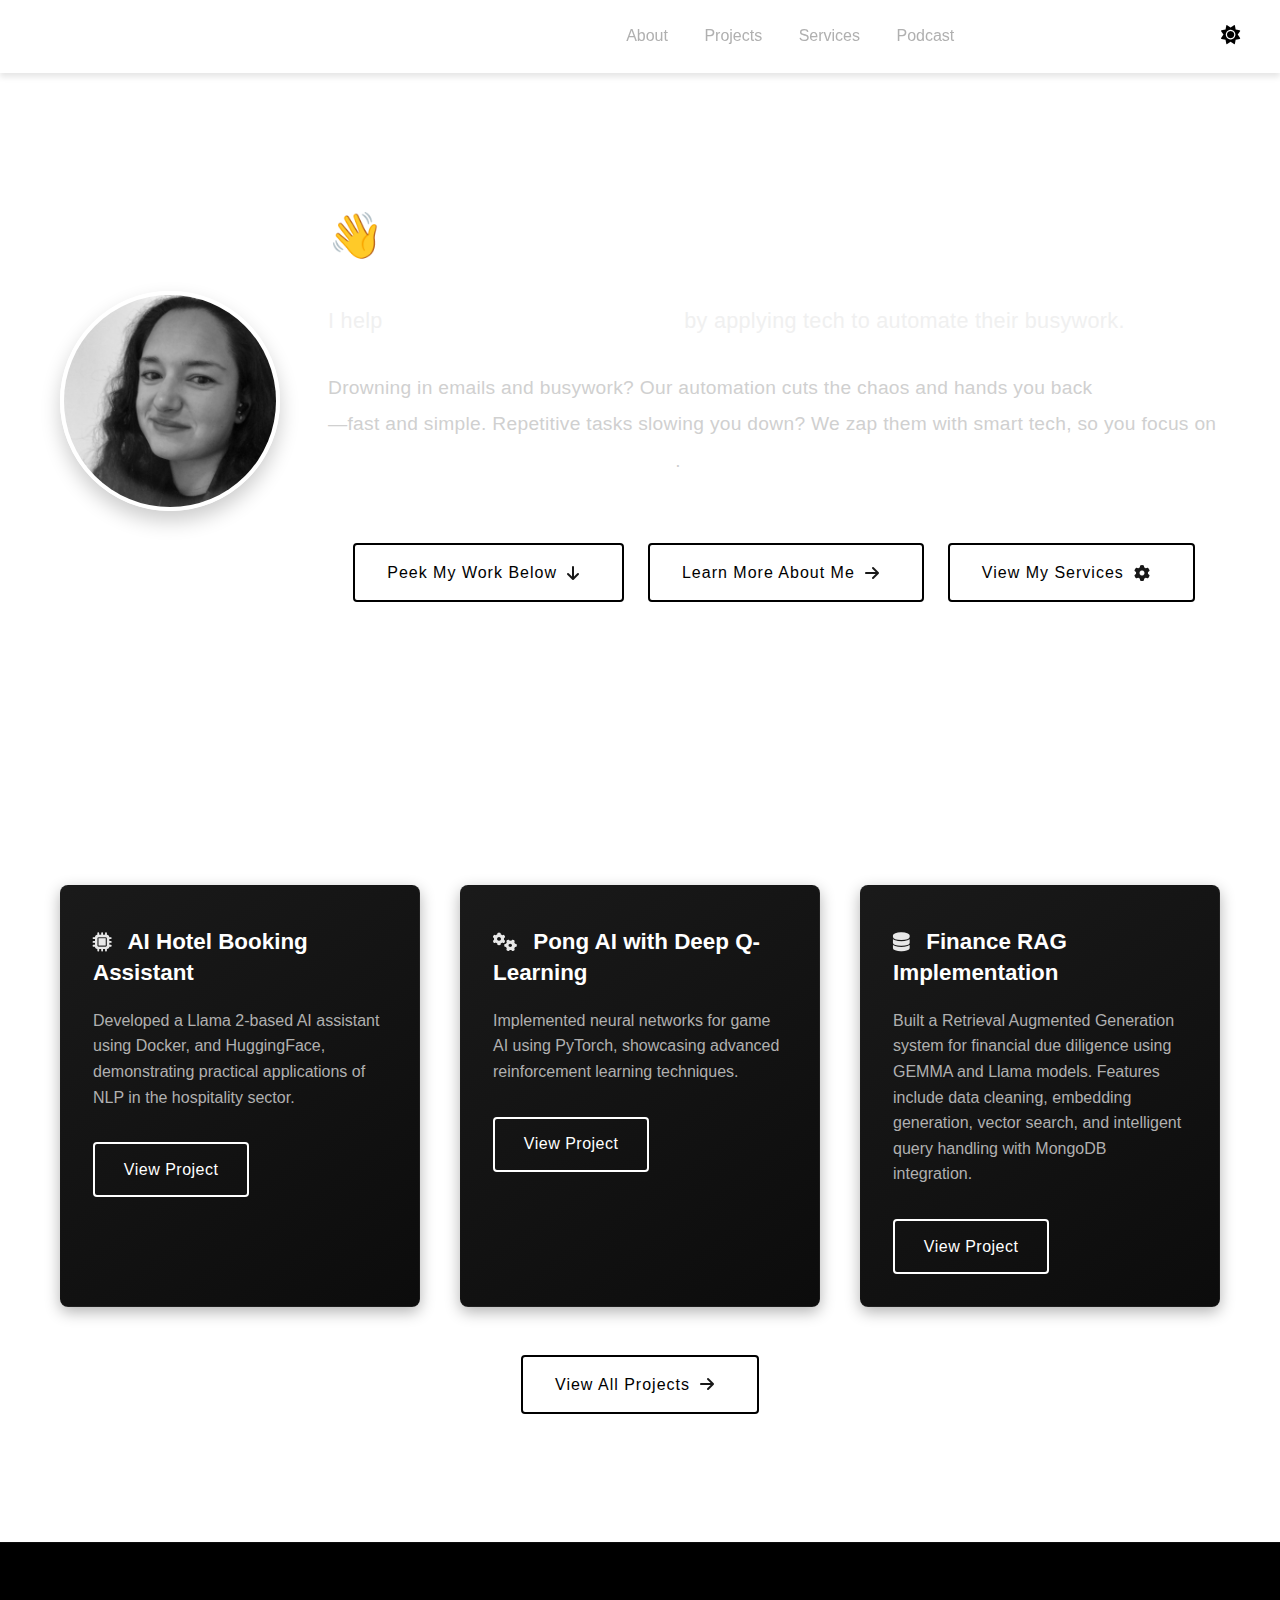
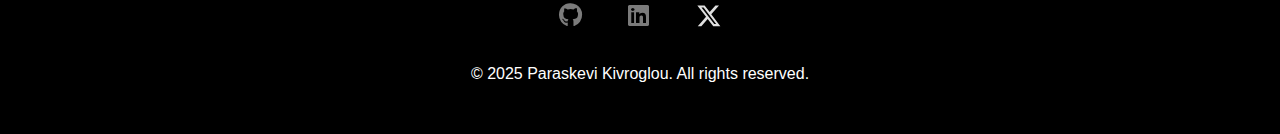
<file: index.html>
<!DOCTYPE html>
<html lang="en">
<head>
    <meta charset="UTF-8">
    <meta name="viewport" content="width=device-width, initial-scale=1.0">
    <meta name="description" content="Paraskevi Kivroglou - Software Developer & AI Specialist. Expertise in full-stack development, AI systems, and algorithm optimization. Currently pursuing M.Sc. in Artificial Intelligence.">
    <meta name="keywords" content="Paraskevi Kivroglou, Software Developer, Artificial Intelligence, Machine Learning, Full Stack Development, Python, AI Research">
    <meta name="author" content="Paraskevi Kivroglou">
    <title>Paraskevi Kivroglou | Software Developer & AI Specialist</title>
    <link rel="stylesheet" href="styles.css">
    <link rel="stylesheet" href="https://cdnjs.cloudflare.com/ajax/libs/font-awesome/6.0.0/css/all.min.css">
    <link rel="stylesheet" href="https://cdnjs.cloudflare.com/ajax/libs/font-awesome/6.4.2/css/all.min.css">
</head>
<body>
    <header>
        <nav class="navbar">
            <a href="index.html" class="nav-brand-link">
                <div class="nav-brand">
                    <span class="brand-name">Paraskevi Kivroglou</span>
                </div>
            </a>
            <ul class="nav-links">
                <li><a href="index.html" class="active">Home</a></li>
                <li><a href="about.html">About</a></li>
                <li><a href="projects.html">Projects</a></li>
                <li><a href="services.html">Services</a></li>
                <li><a href="podcast.html">Podcast</a></li>
            </ul>
            <button id="theme-toggle" class="theme-toggle" aria-label="Toggle theme">
                <i class="fas fa-sun"></i>
                <i class="fas fa-moon"></i>
            </button>
        </nav>
    </header>

    <main>
        <section id="introduction" class="section">
            <div class="container">
                <h1>Professional Software Development & AI Solutions</h1>
                <div class="about-content">
                    <img src="photos/ME.jpg" alt="Paraskevi Kivroglou" class="profile-img">
                    <div class="about-text">
                        <h2><span class="emoji">👋</span> Hi, I'm Paraskevi</h2>
                        <p>I help <strong>5-6 figure businesses scale</strong> by applying tech to automate their busywork.</p>
                        <p>Drowning in emails and busywork? Our automation cuts the chaos and hands you back <strong>time to grow</strong>—fast and simple.
                           Repetitive tasks slowing you down? We zap them with smart tech, so you focus on <strong>profits, and save 10+ hours per week</strong>.</p>

                        <div class="buttons-container">
                            <div class="view-all-container">
                                <a href="#projects" class="view-all-button scroll-btn">
                                    <span>Peek My Work Below</span>
                                    <span class="arrow-icon">
                                        <i class="fas fa-arrow-down"></i>
                                    </span>
                                </a>
                            </div>
                            <div class="view-all-container">
                                <a href="about.html" class="view-all-button">
                                    <span>Learn More About Me</span>
                                    <span class="arrow-icon">
                                        <i class="fas fa-arrow-right"></i>
                                    </span>
                                </a>
                            </div>
                            <div class="view-all-container">
                                <a href="services.html" class="view-all-button">
                                    <span>View My Services</span>
                                    <span class="arrow-icon">
                                        <i class="fas fa-cog"></i>
                                    </span>
                                </a>
                            </div>
                        </div>
                    </div>
                </div>
            </div>
        </section>

        <section id="projects" class="section">
            <div class="container">
                <h2><i class="fas fa-project-diagram"></i> Featured Projects</h2>
                <div class="projects-grid">
                    <div class="project-card">
                        <h3><i class="fas fa-microchip"></i> AI Hotel Booking Assistant</h3>
                        <p>Developed a Llama 2-based AI assistant using Docker, and HuggingFace, 
                           demonstrating practical applications of NLP in the hospitality sector.</p>
                        <a href="https://github.com/Paraskevi-KIvroglou/Deploy-Hotel-Booking-App" class="button">View Project</a>
                    </div>
                    <div class="project-card">
                        <h3><i class="fas fa-cogs"></i> Pong AI with Deep Q-Learning</h3>
                        <p>Implemented neural networks for game AI using PyTorch, showcasing advanced 
                           reinforcement learning techniques.</p>
                        <a href="https://github.com/Paraskevi-KIvroglou/rl-pong-agent" class="button">View Project</a>
                    </div>
                    <div class="project-card">
                        <h3><i class="fas fa-database"></i> Finance RAG Implementation</h3>
                        <p>Built a Retrieval Augmented Generation system for financial due diligence using 
                           GEMMA and Llama models. Features include data cleaning, embedding generation, 
                           vector search, and intelligent query handling with MongoDB integration.</p>
                        <a href="https://github.com/Paraskevi-KIvroglou/Finance_RAG_Implementation" class="button">View Project</a>
                    </div>
                </div>
                <div class="view-all-container">
                    <a href="projects.html" class="view-all-button">
                        <span>View All Projects</span>
                        <span class="arrow-icon">
                            <i class="fas fa-arrow-right"></i>
                        </span>
                    </a>
                </div>
            </div>
        </section>
    </main>

    <footer>
        <div class="container">
            <div class="social-links">
                <a href="https://github.com/Paraskevi-KIvroglou" aria-label="GitHub Profile"><i class="fab fa-github"></i></a>
                <a href="https://www.linkedin.com/in/paraskevi-kivroglou-925881292/" aria-label="LinkedIn Profile"><i class="fab fa-linkedin"></i></a>
                <a href="https://x.com/paraskevikivro?s=11" aria-label="X Profile">
                    <svg class="x-logo" width="24" height="24" viewBox="0 0 24 24" fill="none" xmlns="http://www.w3.org/2000/svg">
                        <path d="M18.244 2.25h3.308l-7.227 8.26 8.502 11.24H16.17l-5.214-6.817L4.99 21.75H1.68l7.73-8.835L1.254 2.25H8.08l4.713 6.231 5.45-6.231Zm-1.161 17.52h1.833L7.084 4.126H5.117L17.083 19.77Z" fill="#e0e0e0"/>
                    </svg>
                </a>
            </div>
            <p>&copy; 2025 Paraskevi Kivroglou. All rights reserved.</p>
        </div>
    </footer>

    <script>
        // Smooth scrolling for anchor links
        document.querySelectorAll('.scroll-btn').forEach(anchor => {
            anchor.addEventListener('click', function(e) {
                e.preventDefault();
                
                const targetId = this.getAttribute('href');
                const targetElement = document.querySelector(targetId);
                
                if (targetElement) {
                    window.scrollTo({
                        top: targetElement.offsetTop,
                        behavior: 'smooth'
                    });
                }
            });
        });
    </script>
    <script src="js/theme.js"></script>
</body>
</html>
</file>
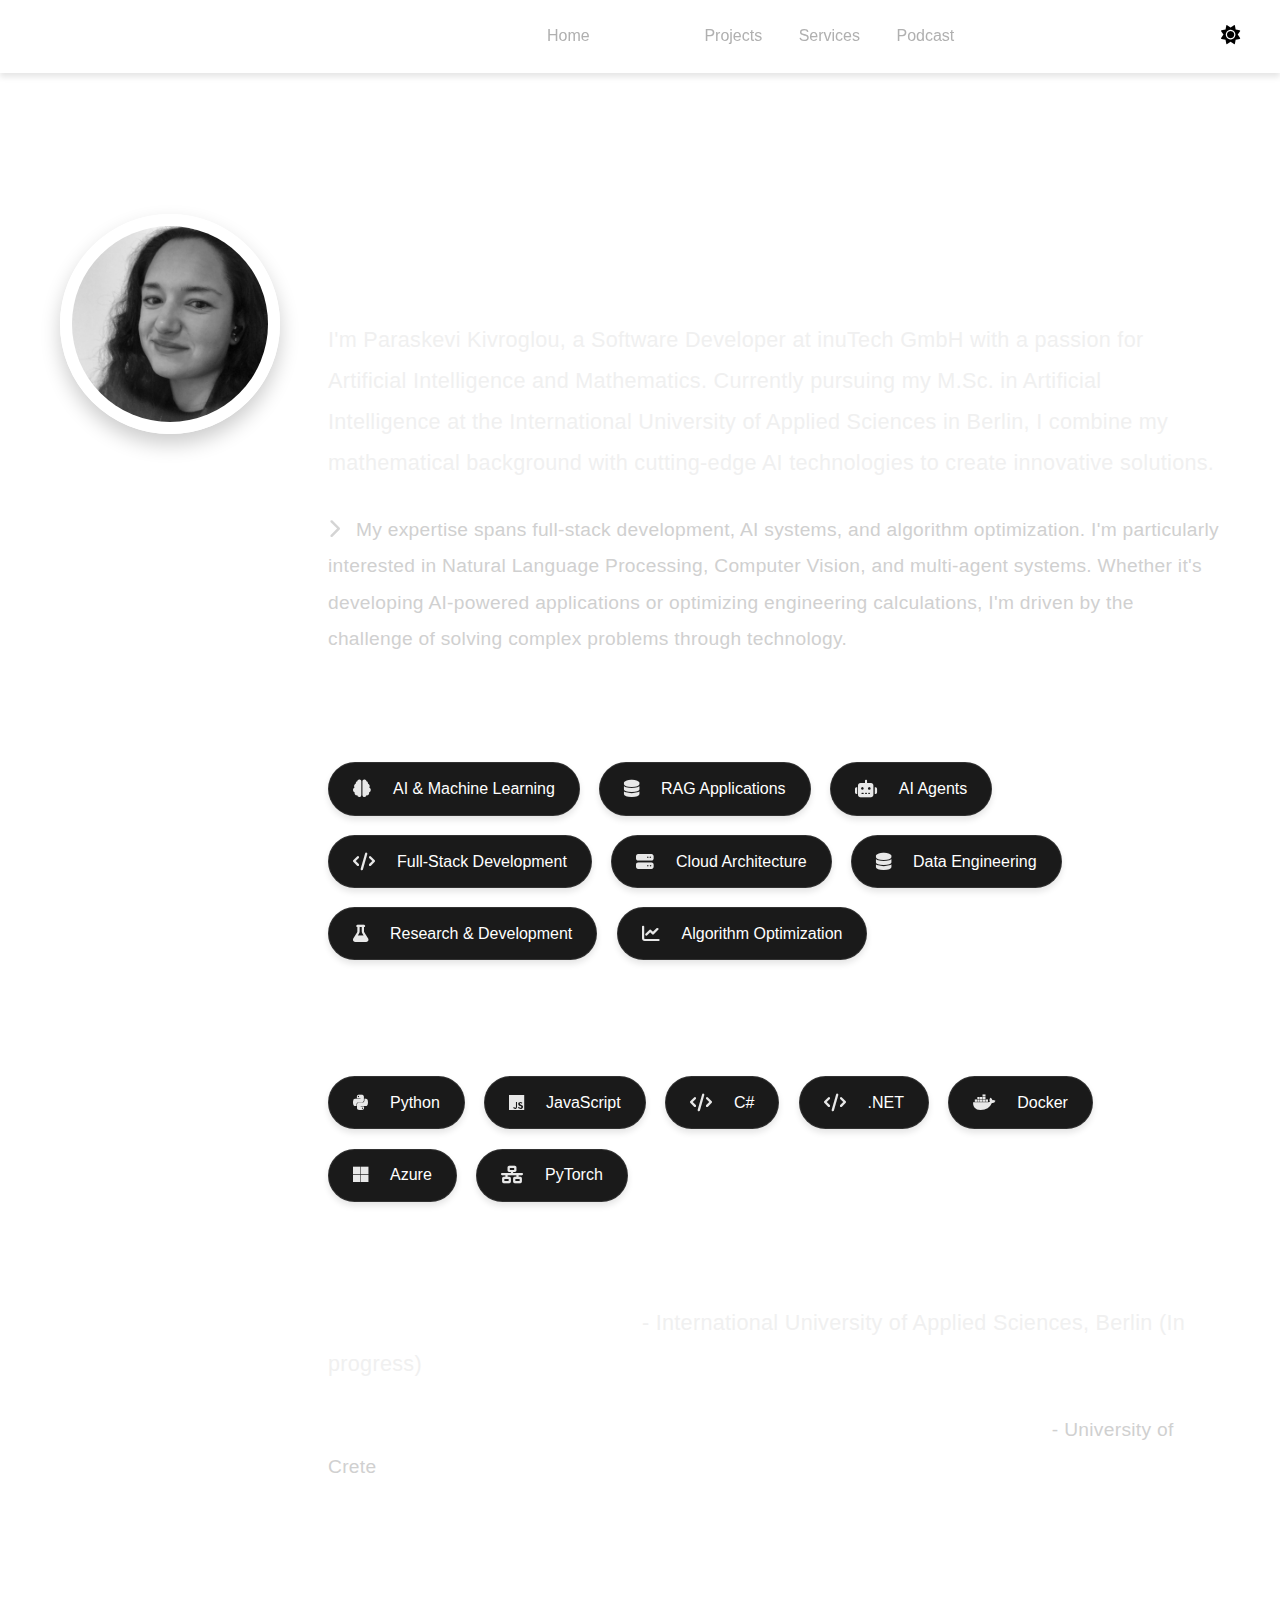
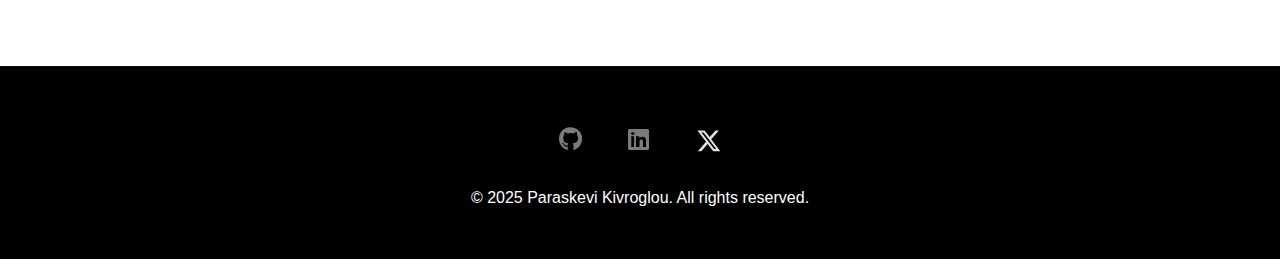
<file: about.html>
<!DOCTYPE html>
<html lang="en">
<head>
    <meta charset="UTF-8">
    <meta name="viewport" content="width=device-width, initial-scale=1.0">
    <meta name="description" content="About Paraskevi Kivroglou - Software Developer & AI Specialist. Learn more about my expertise, background, and professional journey.">
    <meta name="keywords" content="Paraskevi Kivroglou, Software Developer, Artificial Intelligence, Machine Learning, Full Stack Development, Python, AI Research">
    <meta name="author" content="Paraskevi Kivroglou">
    <title>About Me | Paraskevi Kivroglou</title>
    <link rel="stylesheet" href="styles.css">
    <link rel="stylesheet" href="https://cdnjs.cloudflare.com/ajax/libs/font-awesome/6.0.0/css/all.min.css">
    <link rel="stylesheet" href="https://cdnjs.cloudflare.com/ajax/libs/font-awesome/6.4.2/css/all.min.css">
</head>
<body>
    <header>
        <nav class="navbar">
            <a href="index.html" class="nav-brand-link">
                <div class="nav-brand">
                    <span class="brand-name">Paraskevi Kivroglou</span>
                </div>
            </a>
            <ul class="nav-links">
                <li><a href="index.html">Home</a></li>
                <li><a href="about.html" class="active">About</a></li>
                <li><a href="projects.html">Projects</a></li>
                <li><a href="services.html">Services</a></li>
                <li><a href="podcast.html">Podcast</a></li>
            </ul>
            <button id="theme-toggle" class="theme-toggle" aria-label="Toggle theme">
                <i class="fas fa-sun"></i>
                <i class="fas fa-moon"></i>
            </button>
        </nav>
    </header>

    <main>
        <section id="about" class="section">
            <div class="container">
                <h1>About Me</h1>
                <div class="about-page-content">
                    <img src="photos/ME.jpg" alt="Paraskevi Kivroglou" class="profile-img about-profile-img">
                    <div class="about-text">
                        <h2><i class="fas fa-terminal"></i> My Background</h2>
                        <p>I'm Paraskevi Kivroglou, a Software Developer at inuTech GmbH with a passion for Artificial Intelligence 
                           and Mathematics. Currently pursuing my M.Sc. in Artificial Intelligence at the International University of 
                           Applied Sciences in Berlin, I combine my mathematical background with cutting-edge AI technologies to create 
                           innovative solutions.</p>
                        
                        <p><i class="fas fa-chevron-right"></i> My expertise spans full-stack development, AI systems, and algorithm optimization. I'm particularly interested 
                           in Natural Language Processing, Computer Vision, and multi-agent systems. Whether it's developing AI-powered 
                           applications or optimizing engineering calculations, I'm driven by the challenge of solving complex problems 
                           through technology.</p>

                        <div class="skills-section">
                            <h3><i class="fas fa-cubes"></i> Core Competencies</h3>
                            <div class="skills-grid">
                                <div class="skill-category">
                                    <span><i class="fas fa-brain"></i> AI & Machine Learning</span>
                                    <span><i class="fas fa-database"></i> RAG Applications</span>
                                    <span><i class="fas fa-robot"></i> AI Agents</span>
                                    <span><i class="fas fa-code"></i> Full-Stack Development</span>
                                    <span><i class="fas fa-server"></i> Cloud Architecture</span>
                                    <span><i class="fas fa-database"></i> Data Engineering</span>
                                    <span><i class="fas fa-flask"></i> Research & Development</span>
                                    <span><i class="fas fa-chart-line"></i> Algorithm Optimization</span>
                                </div>
                            </div>
                        </div>

                        <div class="skills-section">
                            <h3><i class="fas fa-laptop-code"></i> Technical Skills</h3>
                            <div class="skills-grid">
                                <div class="skill-category">
                                    <span><i class="fab fa-python"></i> Python</span>
                                    <span><i class="fab fa-js"></i> JavaScript</span>
                                    <span><i class="fas fa-code"></i> C#</span>
                                    <span><i class="fas fa-code"></i> .NET</span>
                                    <span><i class="fab fa-docker"></i> Docker</span>
                                    <span><i class="fab fa-microsoft"></i> Azure</span>
                                    <span><i class="fas fa-network-wired"></i> PyTorch</span>
                                </div>
                            </div>
                        </div>

                        <div class="education-section">
                            <h3><i class="fas fa-graduation-cap"></i> Education</h3>
                            <p><strong>M.Sc. in Artificial Intelligence</strong> - International University of Applied Sciences, Berlin (In progress)</p>
                            <p><strong>B.Sc. in Mathematics and Applied Mathematics - Department of Mathematics</strong> - University of Crete</p>
                        </div>
                    </div>
                </div>
            </div>
        </section>
    </main>

    <footer>
        <div class="container">
            <div class="social-links">
                <a href="https://github.com/Paraskevi-KIvroglou" aria-label="GitHub Profile"><i class="fab fa-github"></i></a>
                <a href="https://www.linkedin.com/in/paraskevi-kivroglou-925881292/" aria-label="LinkedIn Profile"><i class="fab fa-linkedin"></i></a>
                <a href="https://x.com/paraskevikivro?s=11" aria-label="X Profile">
                    <svg class="x-logo" width="24" height="24" viewBox="0 0 24 24" fill="none" xmlns="http://www.w3.org/2000/svg">
                        <path d="M18.244 2.25h3.308l-7.227 8.26 8.502 11.24H16.17l-5.214-6.817L4.99 21.75H1.68l7.73-8.835L1.254 2.25H8.08l4.713 6.231 5.45-6.231Zm-1.161 17.52h1.833L7.084 4.126H5.117L17.083 19.77Z" fill="#e0e0e0"/>
                    </svg>
                </a>
            </div>
            <p>&copy; 2025 Paraskevi Kivroglou. All rights reserved.</p>
        </div>
    </footer>
    <script src="js/theme.js"></script>
</body>
</html>
</file>
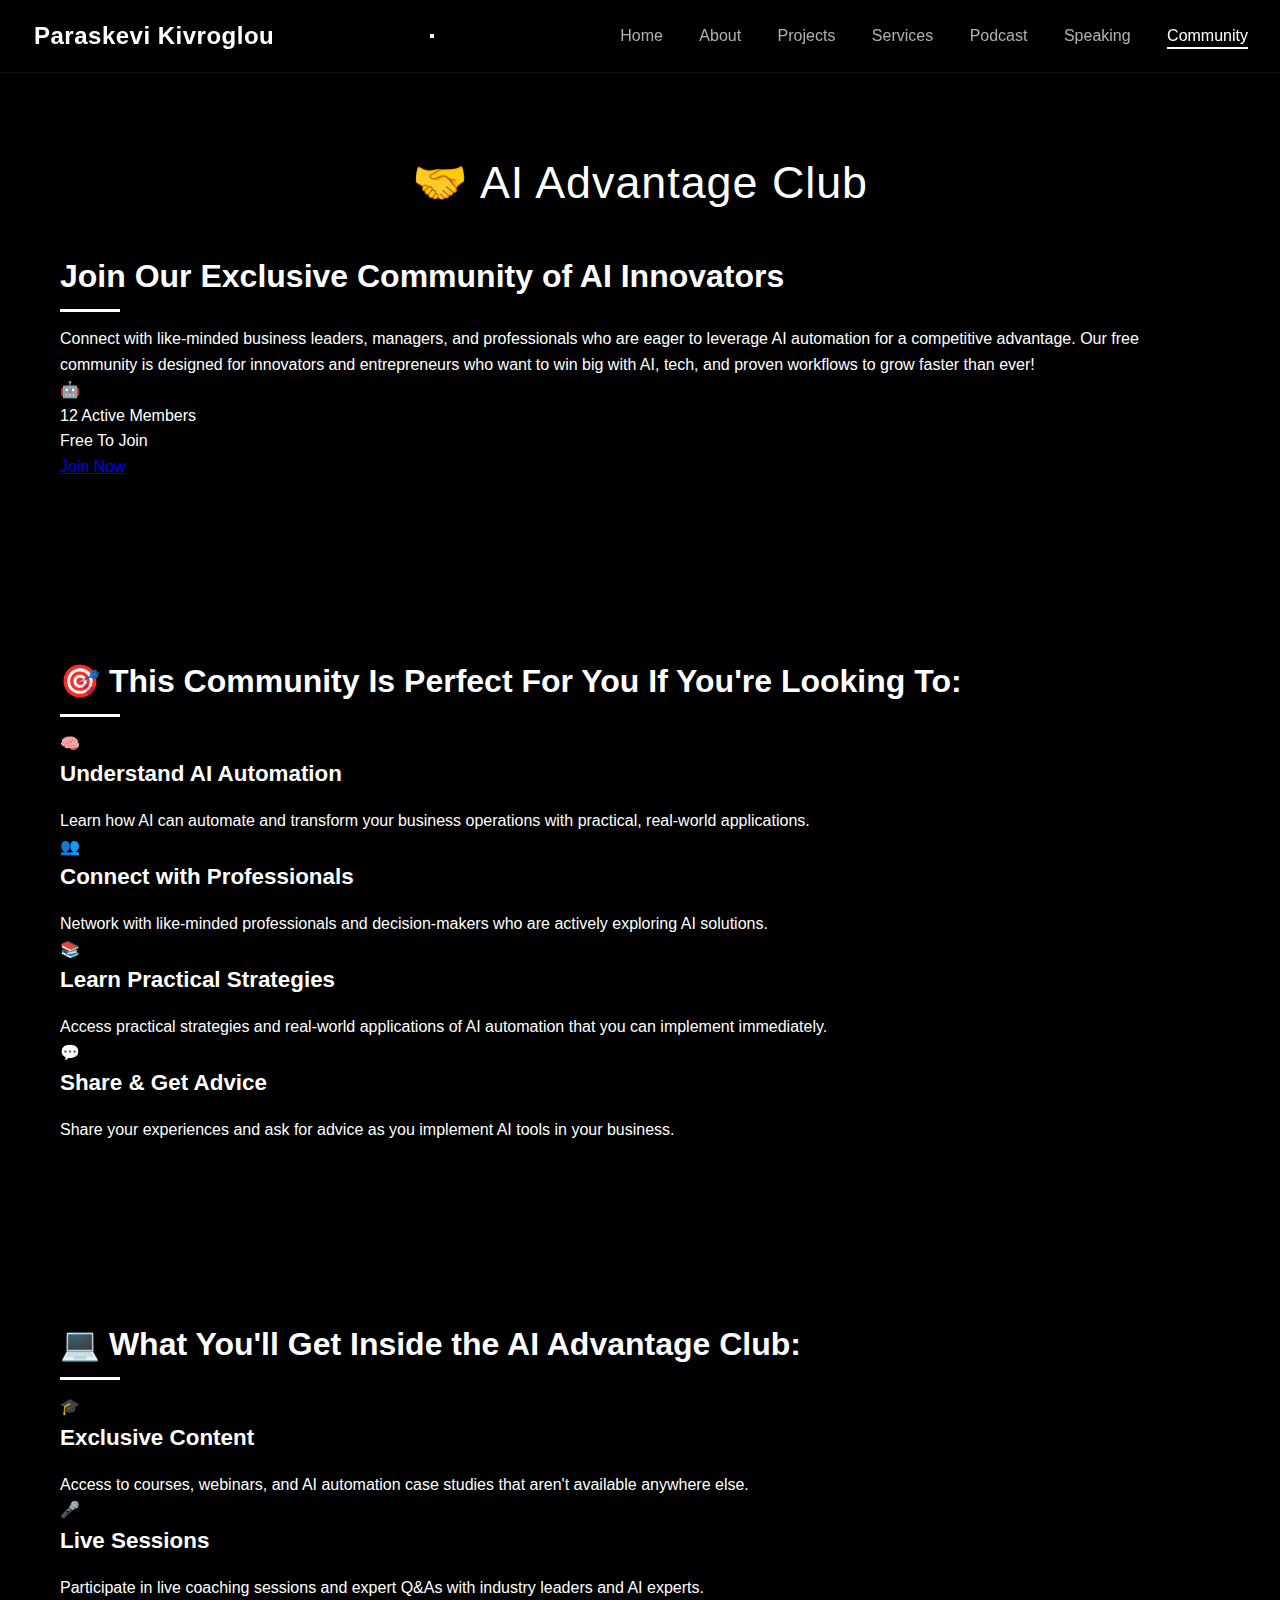
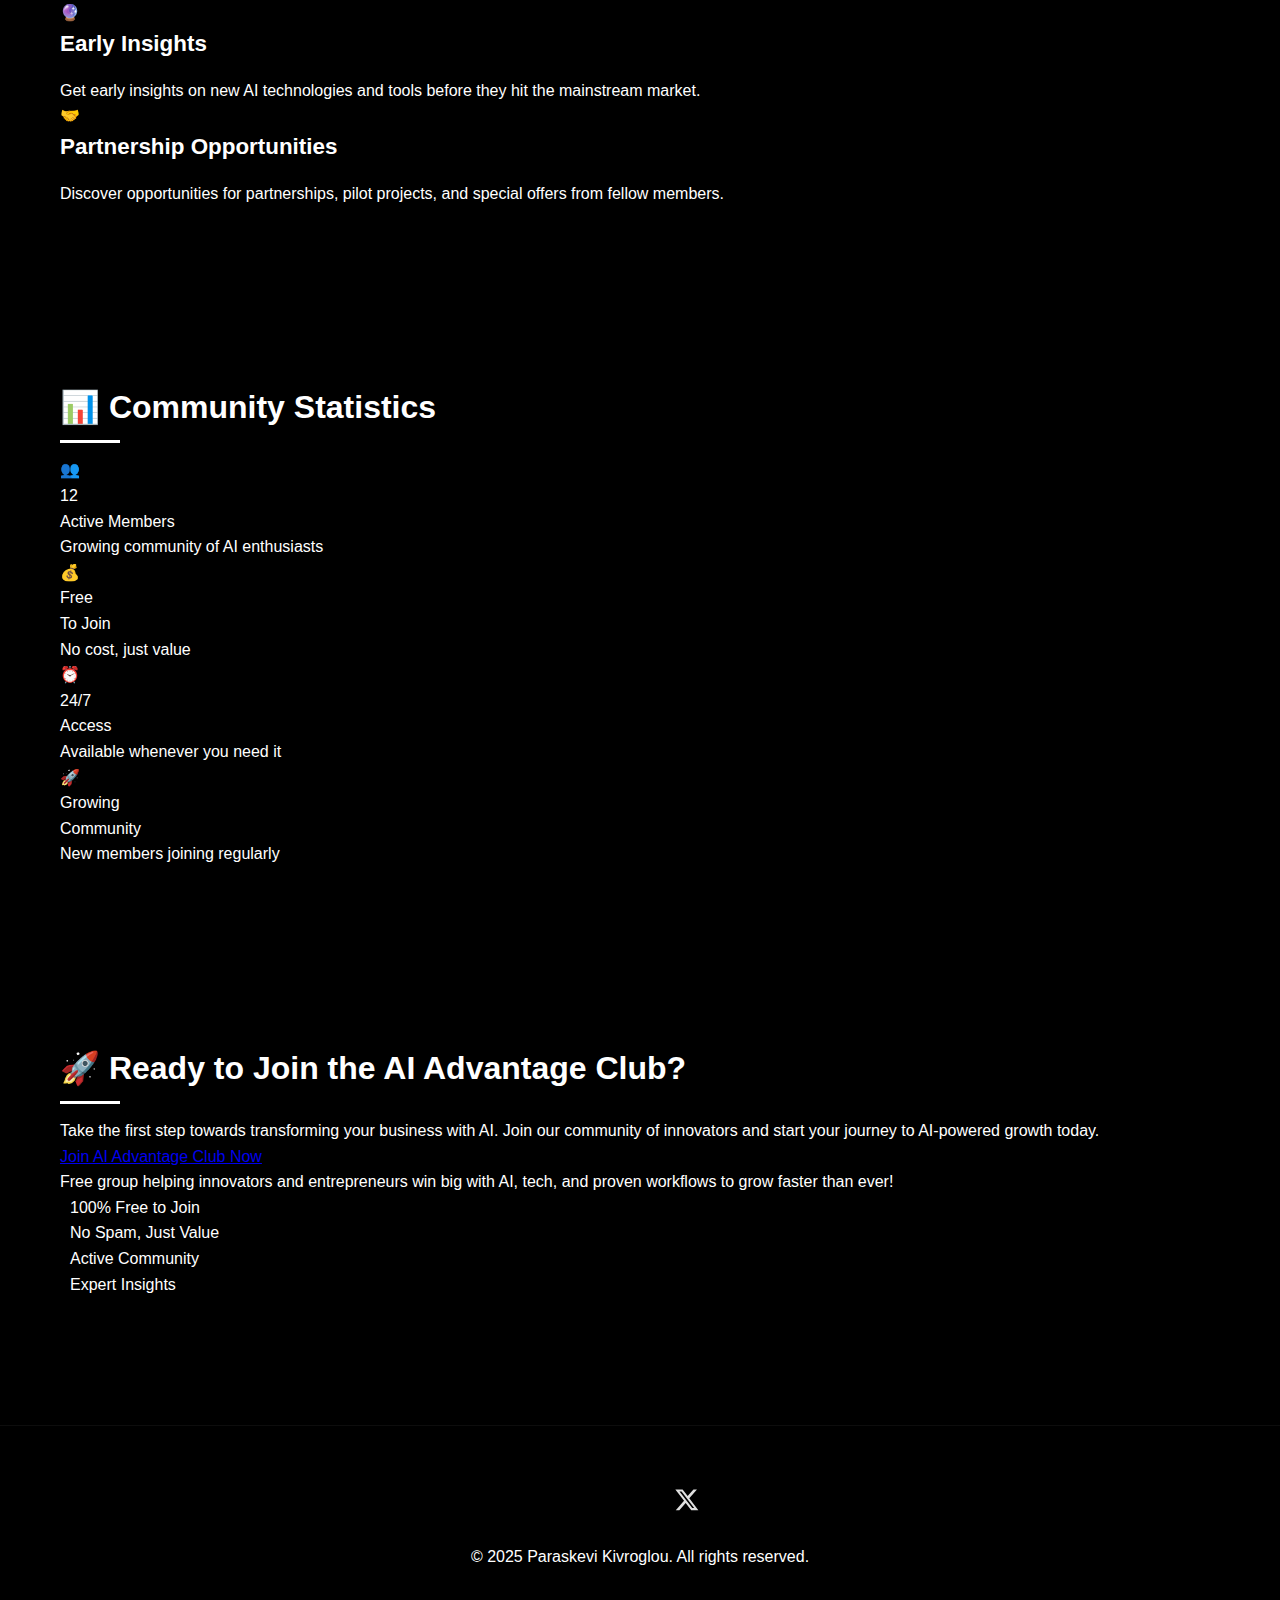
<file: community.html>
<!DOCTYPE html>
<html lang="en">
<head>
    <meta charset="UTF-8">
    <meta name="viewport" content="width=device-width, initial-scale=1.0">
    
    <!-- Primary Meta Tags -->
    <title>AI Advantage Club - Join Our Community | Paraskevi Kivroglou</title>
    <meta name="title" content="AI Advantage Club - Join Our Community | Paraskevi Kivroglou">
    <meta name="description" content="Join the AI Advantage Club - A free community of 12+ innovators and entrepreneurs leveraging AI, tech, and proven workflows to grow faster than ever. Connect with like-minded professionals exploring AI solutions.">
    <meta name="keywords" content="AI community, AI Advantage Club, AI automation community, business innovation, AI networking, AI professionals, automation experts, AI entrepreneurs">
    <meta name="author" content="Paraskevi Kivroglou">

    <!-- Performance & Security -->
    <link rel="preconnect" href="https://cdnjs.cloudflare.com" crossorigin>
    <link rel="preconnect" href="https://cs.iubenda.com" crossorigin>
    <link rel="preconnect" href="https://www.googletagmanager.com" crossorigin>
    <meta http-equiv="X-Content-Type-Options" content="nosniff">
    <meta name="referrer-policy" content="strict-origin-when-cross-origin">

    <meta name="robots" content="index, follow">
    <meta name="language" content="English">
    <meta name="revisit-after" content="7 days">
    
    <!-- Open Graph / Facebook -->
    <meta property="og:type" content="website">
    <meta property="og:url" content="https://paraskevikivroglou.com/community.html">
    <meta property="og:title" content="AI Advantage Club - Join Our Community">
    <meta property="og:description" content="Join the AI Advantage Club - A free community of innovators and entrepreneurs leveraging AI, tech, and proven workflows to grow faster than ever.">
    <meta property="og:image" content="https://paraskevikivroglou.com/photos/ME.jpg">
    <meta property="og:site_name" content="Paraskevi Kivroglou - AI & Automation Expert">
    <meta property="og:locale" content="en_US">
    
    <!-- Twitter -->
    <meta property="twitter:card" content="summary_large_image">
    <meta property="twitter:url" content="https://paraskevikivroglou.com/community.html">
    <meta property="twitter:title" content="AI Advantage Club - Join Our Community">
    <meta property="twitter:description" content="Join the AI Advantage Club - A free community of innovators and entrepreneurs leveraging AI, tech, and proven workflows to grow faster than ever.">
    <meta property="twitter:image" content="https://paraskevikivroglou.com/photos/ME.jpg">
    
    <!-- Additional SEO Meta Tags -->
    <meta name="theme-color" content="#3B82F6">
    <meta name="msapplication-TileColor" content="#3B82F6">
    <meta name="apple-mobile-web-app-capable" content="yes">
    <meta name="apple-mobile-web-app-status-bar-style" content="black-translucent">
    
    <!-- Schema.org structured data -->
    <script type="application/ld+json">
    {
        "@context": "https://schema.org",
        "@type": "Organization",
        "name": "AI Advantage Club",
        "description": "A free community helping innovators and entrepreneurs win big with AI, tech, and proven workflows to grow faster than ever",
        "url": "https://www.skool.com/ai-advantage-club-5848/about",
        "founder": {
            "@type": "Person",
            "name": "Paraskevi Kivroglou"
        },
        "memberOf": {
            "@type": "Organization",
            "name": "Skool"
        },
        "audience": {
            "@type": "Audience",
            "audienceType": "Business leaders, managers, and professionals interested in AI automation"
        },
        "offers": {
            "@type": "Offer",
            "price": "0",
            "priceCurrency": "USD",
            "description": "Free community membership"
        }
    }
    </script>
    
    <!-- Google tag (gtag.js) -->
    <script async src="https://www.googletagmanager.com/gtag/js?id=G-TEKR0ZTPH3"></script>
    <script>
    window.dataLayer = window.dataLayer || [];
    function gtag(){dataLayer.push(arguments);}
    gtag('js', new Date());

    gtag('config', 'G-TEKR0ZTPH3');
    </script>
    <script type="text/javascript">
        var _iub = _iub || [];
        _iub.csConfiguration = {"siteId":4212959,"cookiePolicyId":23218484,"lang":"en","storage":{"useSiteId":true}};
        </script>
        <script type="text/javascript" src="https://cs.iubenda.com/autoblocking/4212959.js"></script>
        <script type="text/javascript" src="//cdn.iubenda.com/cs/gpp/stub.js"></script>
        <script type="text/javascript" src="//cdn.iubenda.com/cs/iubenda_cs.js" charset="UTF-8" async>
    </script>
    <link rel="stylesheet" href="styles.css">
    <link rel="stylesheet" href="https://cdnjs.cloudflare.com/ajax/libs/font-awesome/6.4.2/css/all.min.css" integrity="sha512-z3gLpd7yknf1YoNbCzqRKc4qyor8gaKU1qmn+CShxbuBusANI9QpRohGBreCFkKxLhei6S9CQXFEbbKuqLg0DA==" crossorigin="anonymous" referrerpolicy="no-referrer" />
    
    <!-- Favicon -->
    <link rel="apple-touch-icon" sizes="57x57" href="media-favicon/apple-icon-57x57.png">
    <link rel="apple-touch-icon" sizes="60x60" href="media-favicon/apple-icon-60x60.png">
    <link rel="apple-touch-icon" sizes="72x72" href="media-favicon/apple-icon-72x72.png">
    <link rel="apple-touch-icon" sizes="76x76" href="media-favicon/apple-icon-76x76.png">
    <link rel="apple-touch-icon" sizes="114x114" href="media-favicon/apple-icon-114x114.png">
    <link rel="apple-touch-icon" sizes="120x120" href="media-favicon/apple-icon-120x120.png">
    <link rel="apple-touch-icon" sizes="144x144" href="media-favicon/apple-icon-144x144.png">
    <link rel="apple-touch-icon" sizes="152x152" href="media-favicon/apple-icon-152x152.png">
    <link rel="apple-touch-icon" sizes="180x180" href="media-favicon/apple-icon-180x180.png">
    <link rel="icon" type="image/png" sizes="192x192" href="media-favicon/android-icon-192x192.png">
    <link rel="icon" type="image/png" sizes="32x32" href="media-favicon/favicon-32x32.png">
    <link rel="icon" type="image/png" sizes="96x96" href="media-favicon/favicon-96x96.png">
    <link rel="icon" type="image/png" sizes="16x16" href="media-favicon/favicon-16x16.png">
    <link rel="manifest" href="media-favicon/manifest.json">
    <link rel="canonical" href="https://paraskevikivroglou.com/community.html" />
    <meta name="msapplication-TileColor" content="#000000">
    <meta name="msapplication-TileImage" content="media-favicon/ms-icon-144x144.png">
    <meta name="theme-color" content="#000000">
</head>
<body>
    <header>
        <nav class="navbar">
            <a href="index.html" class="nav-brand-link">
                <div class="nav-brand">
                    <span class="brand-name">Paraskevi Kivroglou</span>
                </div>
            </a>
            
            <!-- Mobile Menu Button -->
            <button class="mobile-menu-toggle" aria-label="Toggle mobile menu">
                <span class="hamburger-line"></span>
                <span class="hamburger-line"></span>
                <span class="hamburger-line"></span>
            </button>
            
            <ul class="nav-links">
                <li><a href="index.html">Home</a></li>
                <li><a href="about.html">About</a></li>
                <li><a href="projects.html">Projects</a></li>
                <li><a href="services.html">Services</a></li>
                <li><a href="podcast.html">Podcast</a></li>
                <li><a href="speaking.html">Speaking</a></li>
                <li><a href="community.html" class="active">Community</a></li>
            </ul>
        </nav>
    </header>

    <!-- Breadcrumb Navigation for SEO -->
    <nav aria-label="Breadcrumb" class="breadcrumb-nav">
        <div class="container">
            <ol class="breadcrumb" itemscope itemtype="https://schema.org/BreadcrumbList">
                <li itemprop="itemListElement" itemscope itemtype="https://schema.org/ListItem">
                    <a href="index.html" itemprop="item">
                        <span itemprop="name">Home</span>
                    </a>
                    <meta itemprop="position" content="1" />
                </li>
                <li itemprop="itemListElement" itemscope itemtype="https://schema.org/ListItem">
                    <span itemprop="name">Community</span>
                    <meta itemprop="position" content="2" />
                </li>
            </ol>
        </div>
    </nav>

    <main>
        <section id="hero" class="section">
            <div class="container">
                <div class="hero-content">
                    <div class="hero-text">
                        <h1>🤝 AI Advantage Club</h1>
                        <div class="community-hero-intro">
                            <h2>Join Our Exclusive Community of AI Innovators</h2>
                            <p>Connect with like-minded business leaders, managers, and professionals who are eager to leverage AI automation for a competitive advantage. Our free community is designed for innovators and entrepreneurs who want to win big with AI, tech, and proven workflows to grow faster than ever!</p>
                        </div>
                    </div>
                    <div class="hero-image">
                        <div class="image-container">
                            <div class="community-visual">
                                <div class="community-icon-large" aria-hidden="true">🤖</div>
                                <div class="community-stats-visual">
                                    <div class="stat-visual">
                                        <span class="stat-number-visual">12</span>
                                        <span class="stat-label-visual">Active Members</span>
                                    </div>
                                    <div class="stat-visual">
                                        <span class="stat-number-visual">Free</span>
                                        <span class="stat-label-visual">To Join</span>
                                    </div>
                                </div>
                                <div class="community-visual-cta">
                                    <a href="https://www.skool.com/ai-advantage-club-5848/about" target="_blank" rel="noopener noreferrer" class="community-visual-button" aria-label="Join the AI Advantage Club on Skool">
                                        <span>Join Now</span>
                                        <i class="fas fa-arrow-right"></i>
                                    </a>
                                </div>
                            </div>
                        </div>
                    </div>
                </div>
            </div>
        </section>

        <section id="community-details" class="section section-dark">
            <div class="container">
                <h2>🎯 This Community Is Perfect For You If You're Looking To:</h2>
                <div class="community-benefits-grid">
                    <div class="benefit-card">
                        <div class="benefit-icon" aria-hidden="true">🧠</div>
                        <h3>Understand AI Automation</h3>
                        <p>Learn how AI can automate and transform your business operations with practical, real-world applications.</p>
                    </div>
                    <div class="benefit-card">
                        <div class="benefit-icon" aria-hidden="true">👥</div>
                        <h3>Connect with Professionals</h3>
                        <p>Network with like-minded professionals and decision-makers who are actively exploring AI solutions.</p>
                    </div>
                    <div class="benefit-card">
                        <div class="benefit-icon" aria-hidden="true">📚</div>
                        <h3>Learn Practical Strategies</h3>
                        <p>Access practical strategies and real-world applications of AI automation that you can implement immediately.</p>
                    </div>
                    <div class="benefit-card">
                        <div class="benefit-icon" aria-hidden="true">💬</div>
                        <h3>Share & Get Advice</h3>
                        <p>Share your experiences and ask for advice as you implement AI tools in your business.</p>
                    </div>
                </div>
            </div>
        </section>

        <section id="what-you-get" class="section">
            <div class="container">
                <h2>💻 What You'll Get Inside the AI Advantage Club:</h2>
                <div class="features-grid">
                    <div class="feature-card">
                        <div class="feature-icon" aria-hidden="true">🎓</div>
                        <h3>Exclusive Content</h3>
                        <p>Access to courses, webinars, and AI automation case studies that aren't available anywhere else.</p>
                    </div>
                    <div class="feature-card">
                        <div class="feature-icon" aria-hidden="true">🎤</div>
                        <h3>Live Sessions</h3>
                        <p>Participate in live coaching sessions and expert Q&As with industry leaders and AI experts.</p>
                    </div>
                    <div class="feature-card">
                        <div class="feature-icon" aria-hidden="true">🔮</div>
                        <h3>Early Insights</h3>
                        <p>Get early insights on new AI technologies and tools before they hit the mainstream market.</p>
                    </div>
                    <div class="feature-card">
                        <div class="feature-icon" aria-hidden="true">🤝</div>
                        <h3>Partnership Opportunities</h3>
                        <p>Discover opportunities for partnerships, pilot projects, and special offers from fellow members.</p>
                    </div>
                </div>
            </div>
        </section>

        <section id="community-stats" class="section section-dark">
            <div class="container">
                <h2>📊 Community Statistics</h2>
                <div class="stats-grid">
                    <div class="stat-card">
                        <div class="stat-icon" aria-hidden="true">👥</div>
                        <div class="stat-number">12</div>
                        <div class="stat-label">Active Members</div>
                        <div class="stat-description">Growing community of AI enthusiasts</div>
                    </div>
                    <div class="stat-card">
                        <div class="stat-icon" aria-hidden="true">💰</div>
                        <div class="stat-number">Free</div>
                        <div class="stat-label">To Join</div>
                        <div class="stat-description">No cost, just value</div>
                    </div>
                    <div class="stat-card">
                        <div class="stat-icon" aria-hidden="true">⏰</div>
                        <div class="stat-number">24/7</div>
                        <div class="stat-label">Access</div>
                        <div class="stat-description">Available whenever you need it</div>
                    </div>
                    <div class="stat-card">
                        <div class="stat-icon" aria-hidden="true">🚀</div>
                        <div class="stat-number">Growing</div>
                        <div class="stat-label">Community</div>
                        <div class="stat-description">New members joining regularly</div>
                    </div>
                </div>
            </div>
        </section>

        <section id="join-community" class="section">
            <div class="container">
                <div class="join-community-content">
                    <h2>🚀 Ready to Join the AI Advantage Club?</h2>
                    <p class="join-intro">Take the first step towards transforming your business with AI. Join our community of innovators and start your journey to AI-powered growth today.</p>
                    
                    <div class="join-cta">
                        <a href="https://www.skool.com/ai-advantage-club-5848/about" target="_blank" rel="noopener noreferrer" class="join-button" aria-label="Join the AI Advantage Club on Skool">
                            <span>Join AI Advantage Club Now</span>
                            <i class="fas fa-external-link-alt"></i>
                        </a>
                        <p class="join-note">Free group helping innovators and entrepreneurs win big with AI, tech, and proven workflows to grow faster than ever!</p>
                    </div>
                    
                    <div class="community-highlights">
                        <div class="highlight-item">
                            <i class="fas fa-check-circle"></i>
                            <span>100% Free to Join</span>
                        </div>
                        <div class="highlight-item">
                            <i class="fas fa-check-circle"></i>
                            <span>No Spam, Just Value</span>
                        </div>
                        <div class="highlight-item">
                            <i class="fas fa-check-circle"></i>
                            <span>Active Community</span>
                        </div>
                        <div class="highlight-item">
                            <i class="fas fa-check-circle"></i>
                            <span>Expert Insights</span>
                        </div>
                    </div>
                </div>
            </div>
        </section>
    </main>

    <footer>
        <div class="container">
            <div class="social-links">
                <a href="https://github.com/Paraskevi-KIvroglou" aria-label="GitHub Profile" rel="noopener noreferrer"><i class="fab fa-github"></i></a>
                <a href="https://www.linkedin.com/in/paraskevi-kivroglou-925881292/" aria-label="LinkedIn Profile" rel="noopener noreferrer"><i class="fab fa-linkedin"></i></a>
                <a href="https://x.com/paraskevikiv?s=11" aria-label="X Profile" rel="noopener noreferrer">
                    <svg class="x-logo" width="24" height="24" viewBox="0 0 24 24" fill="none" xmlns="http://www.w3.org/2000/svg">
                        <path d="M18.244 2.25h3.308l-7.227 8.26 8.502 11.24H16.17l-5.214-6.817L4.99 21.75H1.68l7.73-8.835L1.254 2.25H8.08l4.713 6.231 5.45-6.231Zm-1.161 17.52h1.833L7.084 4.126H5.117L17.083 19.77Z" fill="#e0e0e0"/>
                    </svg>
                </a>
            </div>
            <p>&copy; 2025 Paraskevi Kivroglou. All rights reserved.</p>
        </div>
    </footer>

    <script src="community.js" defer></script>
    <script src="main.js" defer></script>
</body>
</html>
</file>
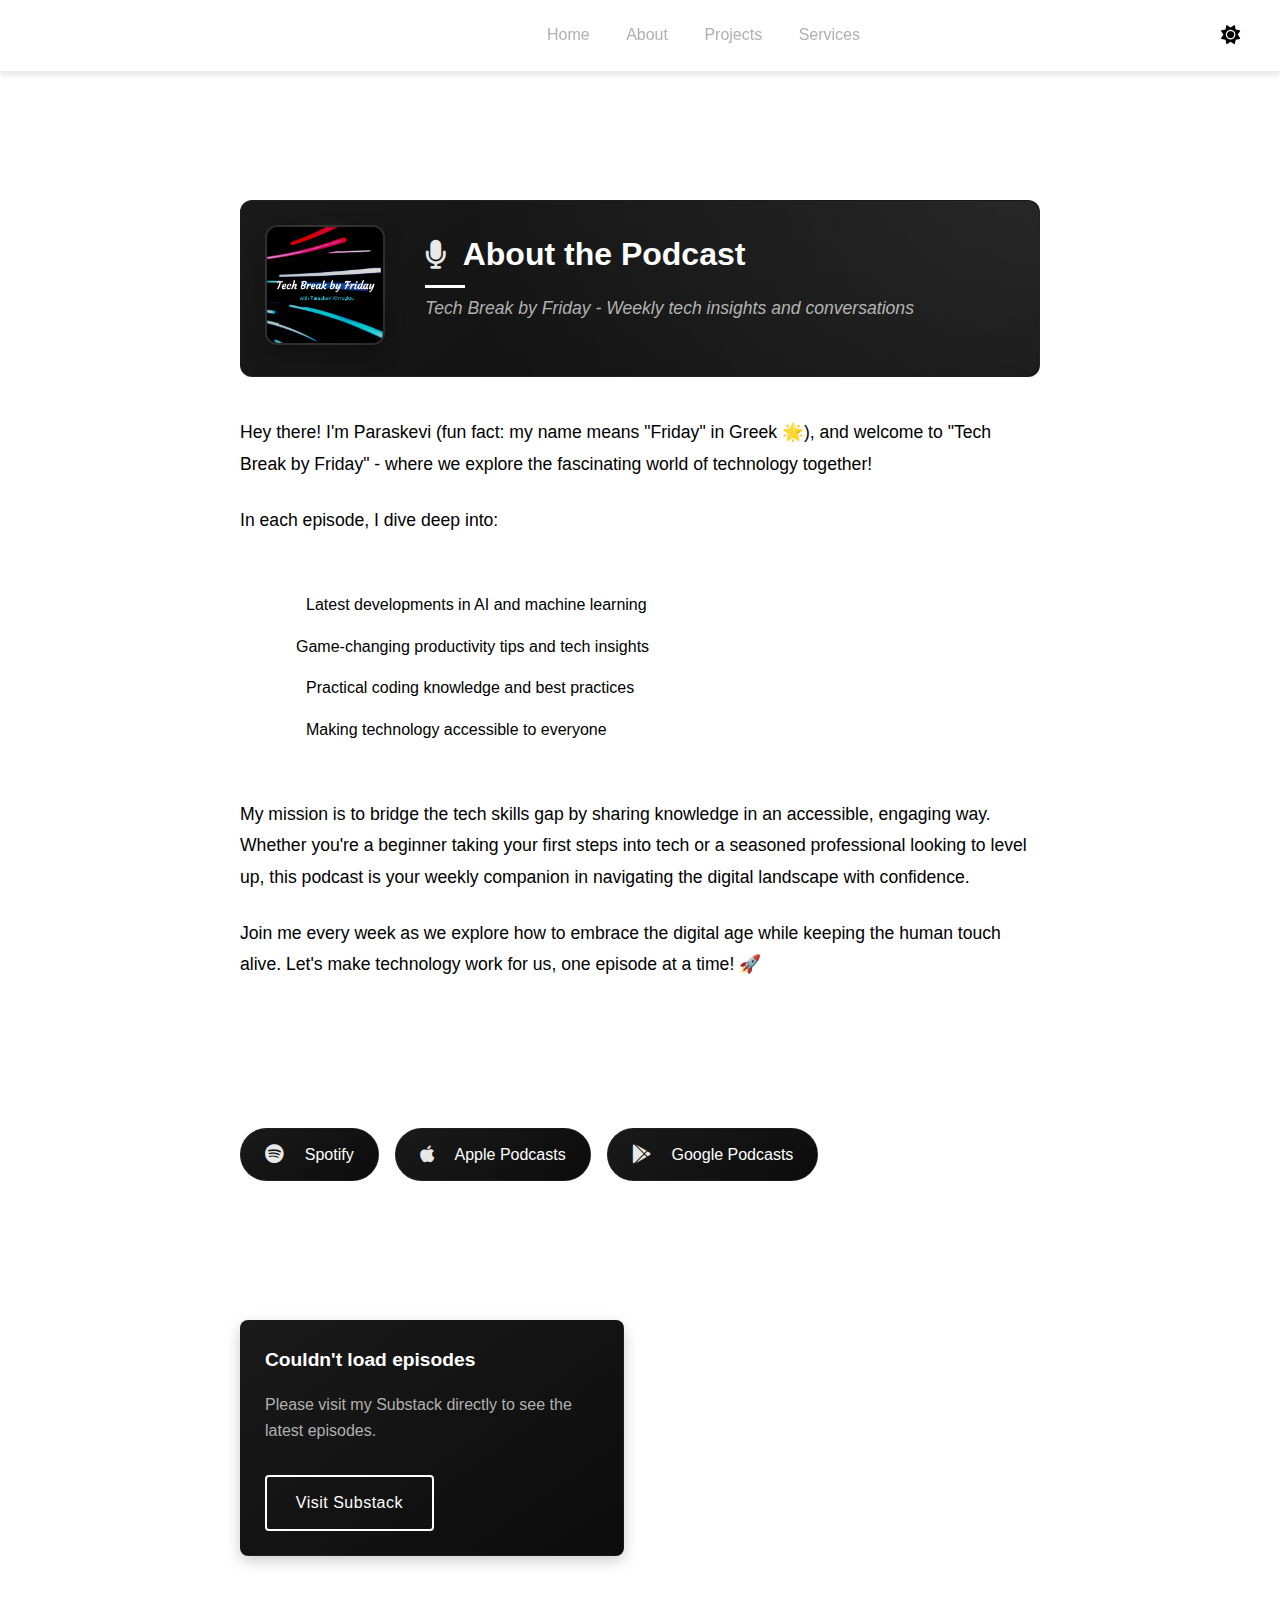
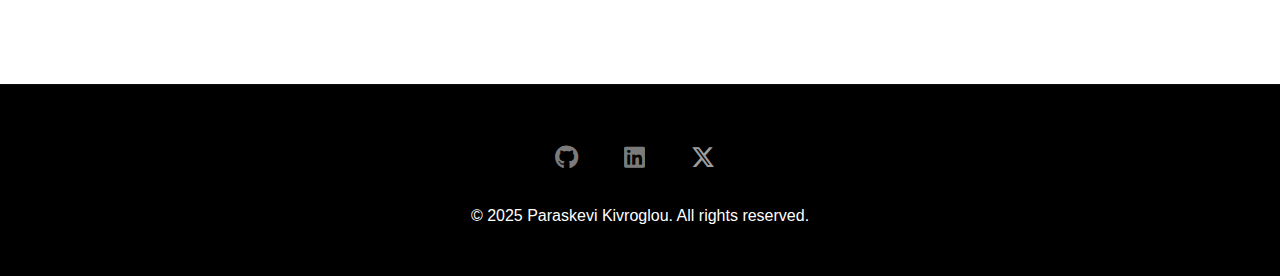
<file: podcast.html>
<!DOCTYPE html>
<html lang="en">
<head>
    <meta charset="UTF-8">
    <meta name="viewport" content="width=device-width, initial-scale=1.0">
    <meta name="description" content="Explore tech insights and AI discussions with Paraskevi Kivroglou. Listen to conversations about software development, artificial intelligence, and technology trends.">
    <meta name="keywords" content="Tech Podcast, AI Discussions, Software Development, Technology Trends">
    <meta name="author" content="Paraskevi Kivroglou">
    <title>Tech & AI Podcast | Paraskevi Kivroglou</title>
    <link rel="stylesheet" href="styles.css">
    <link rel="stylesheet" href="https://cdnjs.cloudflare.com/ajax/libs/font-awesome/6.4.2/css/all.min.css">
</head>
<body>
    <header>
        <nav class="navbar">
            <a href="index.html" class="nav-brand-link">
                <div class="nav-brand">Paraskevi Kivroglou</div>
            </a>
            <ul class="nav-links">
                <li><a href="index.html">Home</a></li>
                <li><a href="about.html">About</a></li>
                <li><a href="projects.html">Projects</a></li>
                <li><a href="services.html">Services</a></li>
                <li><a href="podcast.html" class="active">Podcast</a></li>
            </ul>
            <button id="theme-toggle" class="theme-toggle" aria-label="Toggle theme">
                <i class="fas fa-sun"></i>
                <i class="fas fa-moon"></i>
            </button>
        </nav>
    </header>

    <main>
        <section class="section">
            <div class="container">
                <h1>Tech Break by Friday</h1>
                <div class="podcast-content">
                    <div class="podcast-info">
                        <div class="podcast-header">
                            <div class="podcast-logo-container">
                                <div class="podcast-logo-background"></div>
                                <img src="photos/podcast-logo.jpg" alt="Tech Break by Friday Podcast Logo" class="podcast-logo">
                            </div>
                            <div class="podcast-title">
                                <h2><i class="fas fa-microphone"></i> About the Podcast</h2>
                                <p class="podcast-tagline">Tech Break by Friday - Weekly tech insights and conversations</p>
                            </div>
                        </div>
                        
                        <p>Hey there! I'm Paraskevi (fun fact: my name means "Friday" in Greek 🌟), and welcome to 
                           "Tech Break by Friday" - where we explore the fascinating world of technology together!</p>
                        
                        <p>In each episode, I dive deep into:</p>
                        <ul class="podcast-highlights">
                            <li><i class="fas fa-robot"></i> Latest developments in AI and machine learning</li>
                            <li><i class="fas fa-lightbulb"></i> Game-changing productivity tips and tech insights</li>
                            <li><i class="fas fa-code"></i> Practical coding knowledge and best practices</li>
                            <li><i class="fas fa-users"></i> Making technology accessible to everyone</li>
                        </ul>
                        
                        <p>My mission is to bridge the tech skills gap by sharing knowledge in an accessible, 
                           engaging way. Whether you're a beginner taking your first steps into tech or a seasoned 
                           professional looking to level up, this podcast is your weekly companion in navigating 
                           the digital landscape with confidence.</p>
                        
                        <p>Join me every week as we explore how to embrace the digital age while keeping the human 
                           touch alive. Let's make technology work for us, one episode at a time! 🚀</p>
                    </div>
                    
                    <div class="podcast-platforms">
                        <h2>Listen On</h2>
                        <div class="platform-links">
                            <a href="https://open.spotify.com/show/3c6KAQPQ54vxXUvLLRffC1" class="platform-button"><i class="fab fa-spotify"></i> Spotify</a>
                            <a href="https://podcasts.apple.com/gr/podcast/tech-break-by-friday/id1796711716" class="platform-button"><i class="fab fa-apple"></i> Apple Podcasts</a>
                            <a href="https://www.youtube.com/playlist?list=PLALVPKVJpHyA652RZBwAN68O9w2OoA8f5" class="platform-button"><i class="fab fa-google-play"></i> Google Podcasts</a>
                        </div>
                    </div>

                    <div class="recent-episodes">
                        <h2>Recent Episodes</h2>
                        <!-- Option 2: Use RSS feed with JavaScript (add this if you prefer dynamic loading) -->
                        <div id="podcast-episodes" class="episode-list">
                            <!-- Episodes will be loaded here via JavaScript -->
                        </div>
                    </div>
                </div>
            </div>
        </section>
    </main>

    <footer>
        <div class="container">
            <div class="social-links">
                <a href="https://github.com/Paraskevi-KIvroglou" aria-label="GitHub Profile"><i class="fab fa-github"></i></a>
                <a href="https://www.linkedin.com/in/paraskevi-kivroglou-925881292/" aria-label="LinkedIn Profile"><i class="fab fa-linkedin"></i></a>
                <a href="https://x.com/paraskevikivro?s=11" aria-label="X Profile"><i class="fab fa-x-twitter"></i></a>
            </div>
            <p>&copy; 2025 Paraskevi Kivroglou. All rights reserved.</p>
        </div>
    </footer>
    <script src="js/theme.js"></script>
    <script src="js/podcast.js"></script>
</body>
</html>
</file>
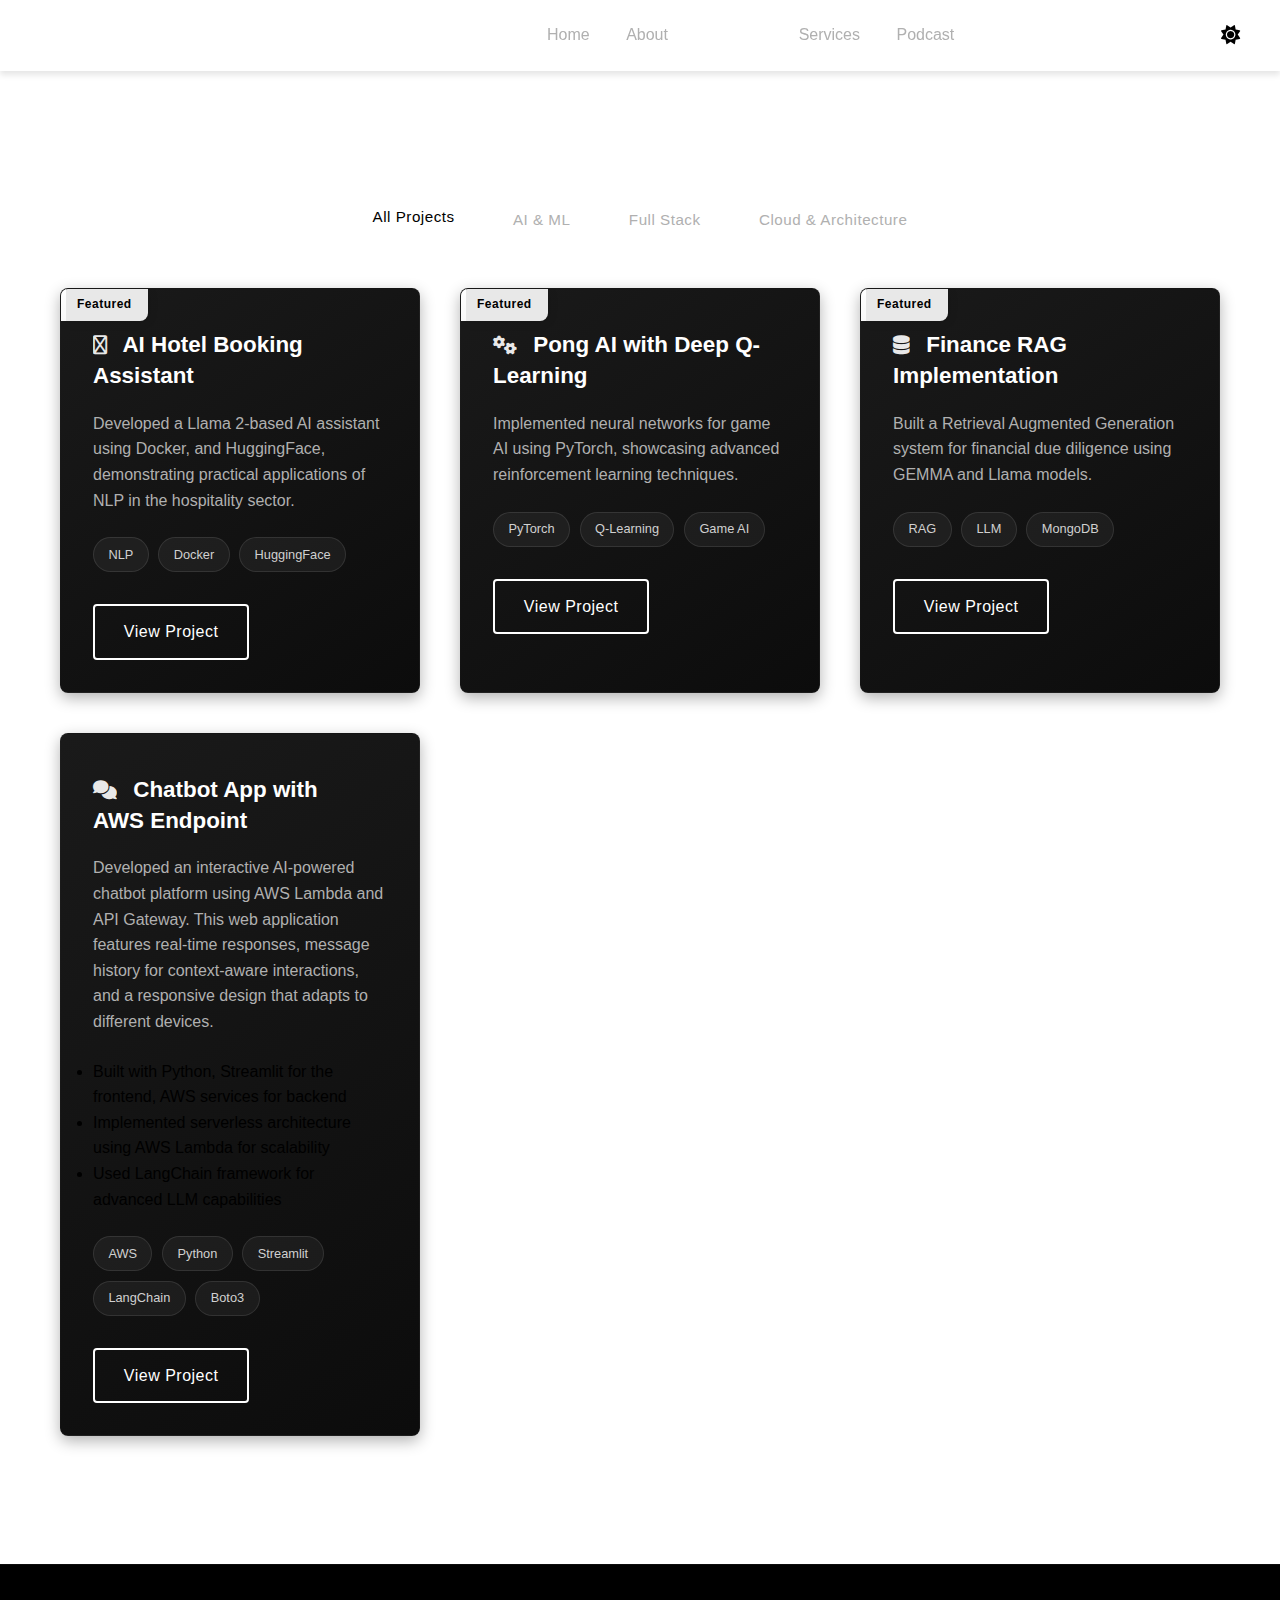
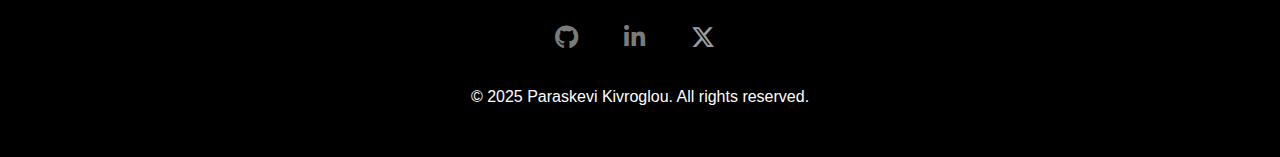
<file: projects.html>
<!DOCTYPE html>
<html lang="en">
<head>
    <meta charset="UTF-8">
    <meta name="viewport" content="width=device-width, initial-scale=1.0">
    <meta name="description" content="Explore Paraskevi Kivroglou's portfolio of AI and software development projects spanning machine learning, algorithm optimization, and more.">
    <meta name="keywords" content="AI Projects, Software Development, Machine Learning, Portfolio, Python Projects">
    <meta name="author" content="Paraskevi Kivroglou">
    <title>Projects | Paraskevi Kivroglou</title>
        <link rel="stylesheet" href="styles.css">
        <link rel="stylesheet" href="https://cdnjs.cloudflare.com/ajax/libs/font-awesome/6.0.0/css/all.min.css">
    <link rel="stylesheet" href="https://cdnjs.cloudflare.com/ajax/libs/font-awesome/6.4.2/css/all.min.css">
</head>
<body>
    <header>
        <nav class="navbar">
            <a href="index.html" class="nav-brand-link">
                <div class="nav-brand">Paraskevi Kivroglou</div>
            </a>
            <ul class="nav-links">
                <li><a href="index.html">Home</a></li>
                <li><a href="about.html">About</a></li>
                <li><a href="projects.html" class="active">Projects</a></li>
                <li><a href="services.html">Services</a></li>
                <li><a href="podcast.html">Podcast</a></li>
            </ul>
            <button id="theme-toggle" class="theme-toggle" aria-label="Toggle theme">
                <i class="fas fa-sun"></i>
                <i class="fas fa-moon"></i>
            </button>
        </nav>
    </header>

    <main>
        <section class="section">
            <div class="container">
                <h1>Portfolio Projects</h1>
                
                <div class="project-categories">
                    <button class="category-filter active" data-category="all">All Projects</button>
                    <button class="category-filter" data-category="ai">AI & ML</button>
                    <button class="category-filter" data-category="fullstack">Full Stack</button>
                    <button class="category-filter" data-category="cloud">Cloud & Architecture</button>
                </div>
                
                <div class="projects-extended-grid">
                    <!-- Featured Projects -->
                    <div class="project-card" data-category="ai">
                        <div class="project-badge">Featured</div>
                        <h3><i class="far fa-microchip"></i> AI Hotel Booking Assistant</h3>
                        <p>Developed a Llama 2-based AI assistant using Docker, and HuggingFace, 
                           demonstrating practical applications of NLP in the hospitality sector.</p>
                        <div class="tech-stack">
                            <span>NLP</span>
                            <span>Docker</span>
                            <span>HuggingFace</span>
                        </div>
                        <a href="https://github.com/Paraskevi-KIvroglou/Deploy-Hotel-Booking-App" class="button">View Project</a>
                    </div>
                    
                    <div class="project-card" data-category="ai">
                        <div class="project-badge">Featured</div>
                        <h3><i class="fas fa-cogs"></i> Pong AI with Deep Q-Learning</h3>
                        <p>Implemented neural networks for game AI using PyTorch, showcasing advanced 
                           reinforcement learning techniques.</p>
                        <div class="tech-stack">
                            <span>PyTorch</span>
                            <span>Q-Learning</span>
                            <span>Game AI</span>
                        </div>
                        <a href="https://github.com/Paraskevi-KIvroglou/rl-pong-agent" class="button">View Project</a>
                    </div>
                    
                    <div class="project-card" data-category="ai fullstack">
                        <div class="project-badge">Featured</div>
                        <h3><i class="fas fa-database"></i> Finance RAG Implementation</h3>
                        <p>Built a Retrieval Augmented Generation system for financial due diligence using 
                           GEMMA and Llama models.</p>
                        <div class="tech-stack">
                            <span>RAG</span>
                            <span>LLM</span>
                            <span>MongoDB</span>
                        </div>
                        <a href="https://github.com/Paraskevi-KIvroglou/Finance_RAG_Implementation" class="button">View Project</a>
                    </div>
                    
                    <!-- Additional Projects -->
                    <!-- <div class="project-card" data-category="cloud ai">
                        <h3><i class="fas fa-cloud"></i> Cloud-Based AI Pipeline</h3>
                        <p>Designed and implemented a scalable AI model training and deployment pipeline using AWS services.</p>
                        <div class="tech-stack">
                            <span>AWS</span>
                            <span>Docker</span>
                            <span>MLOps</span>
                        </div>
                        <a href="#" class="button">View Project</a>
                    </div> -->
                    
                    <!-- <div class="project-card" data-category="fullstack">
                        <h3><i class="fas fa-laptop-code"></i> E-Commerce Platform</h3>
                        <p>Built a responsive e-commerce platform with secure payment processing and inventory management.</p>
                        <div class="tech-stack">
                            <span>React</span>
                            <span>Node.js</span>
                            <span>MongoDB</span>
                        </div>
                        <a href="#" class="button">View Project</a>
                    </div> -->
                    
                    <!-- <div class="project-card" data-category="ai">
                        <h3><i class="fas fa-brain"></i> Medical Image Classification</h3>
                        <p>Implemented a deep learning model for classifying medical images to assist in early diagnosis.</p>
                        <div class="tech-stack">
                            <span>TensorFlow</span>
                            <span>CNN</span>
                            <span>Medical AI</span>
                        </div>
                        <a href="#" class="button">View Project</a>
                    </div> -->
                    
                    <div class="project-card" data-category="ai fullstack cloud">
                        <h3><i class="fas fa-comments"></i> Chatbot App with AWS Endpoint</h3>
                        <p>Developed an interactive AI-powered chatbot platform using AWS Lambda and API Gateway. 
                           This web application features real-time responses, message history for context-aware 
                           interactions, and a responsive design that adapts to different devices.</p>
                        <div class="project-details">
                            <ul>
                                <li>Built with Python, Streamlit for the frontend, AWS services for backend</li>
                                <li>Implemented serverless architecture using AWS Lambda for scalability</li>
                                <li>Used LangChain framework for advanced LLM capabilities</li>
                            </ul>
                        </div>
                        <div class="tech-stack">
                            <span>AWS</span>
                            <span>Python</span>
                            <span>Streamlit</span>
                            <span>LangChain</span>
                            <span>Boto3</span>
                        </div>
                        <a href="https://github.com/Paraskevi-KIvroglou/chatbot-app-aws-endpoint" class="button">View Project</a>
                    </div>
                    
                    <!-- <div class="project-card" data-category="ai fullstack">
                        <h3><i class="fas fa-chart-bar"></i> Sentiment Analysis Tool</h3>
                        <p>Developed a web application that performs sentiment analysis on social media data and news articles.</p>
                        <div class="tech-stack">
                            <span>BERT</span>
                            <span>Python</span>
                            <span>Flask</span>
                        </div>
                        <a href="#" class="button">View Project</a>
                    </div> -->
                </div>
            </div>
        </section>
    </main>

    <footer>
        <div class="container">
            <div class="social-links">
                <a href="https://github.com/Paraskevi-KIvroglou" aria-label="GitHub Profile"><i class="fab fa-github"></i></a>
                <a href="https://www.linkedin.com/in/paraskevi-kivroglou-925881292/" aria-label="LinkedIn Profile"><i class="fab fa-linkedin-in"></i></a>
                <a href="https://x.com/paraskevikivro?s=11" aria-label="X Profile"><i class="fab fa-x-twitter"></i></a>
            </div>
            <p>&copy; 2025 Paraskevi Kivroglou. All rights reserved.</p>
        </div>
    </footer>
    <script src="js/theme.js"></script>
    <script src="js/projects.js"></script>
</body>
</html>
</file>
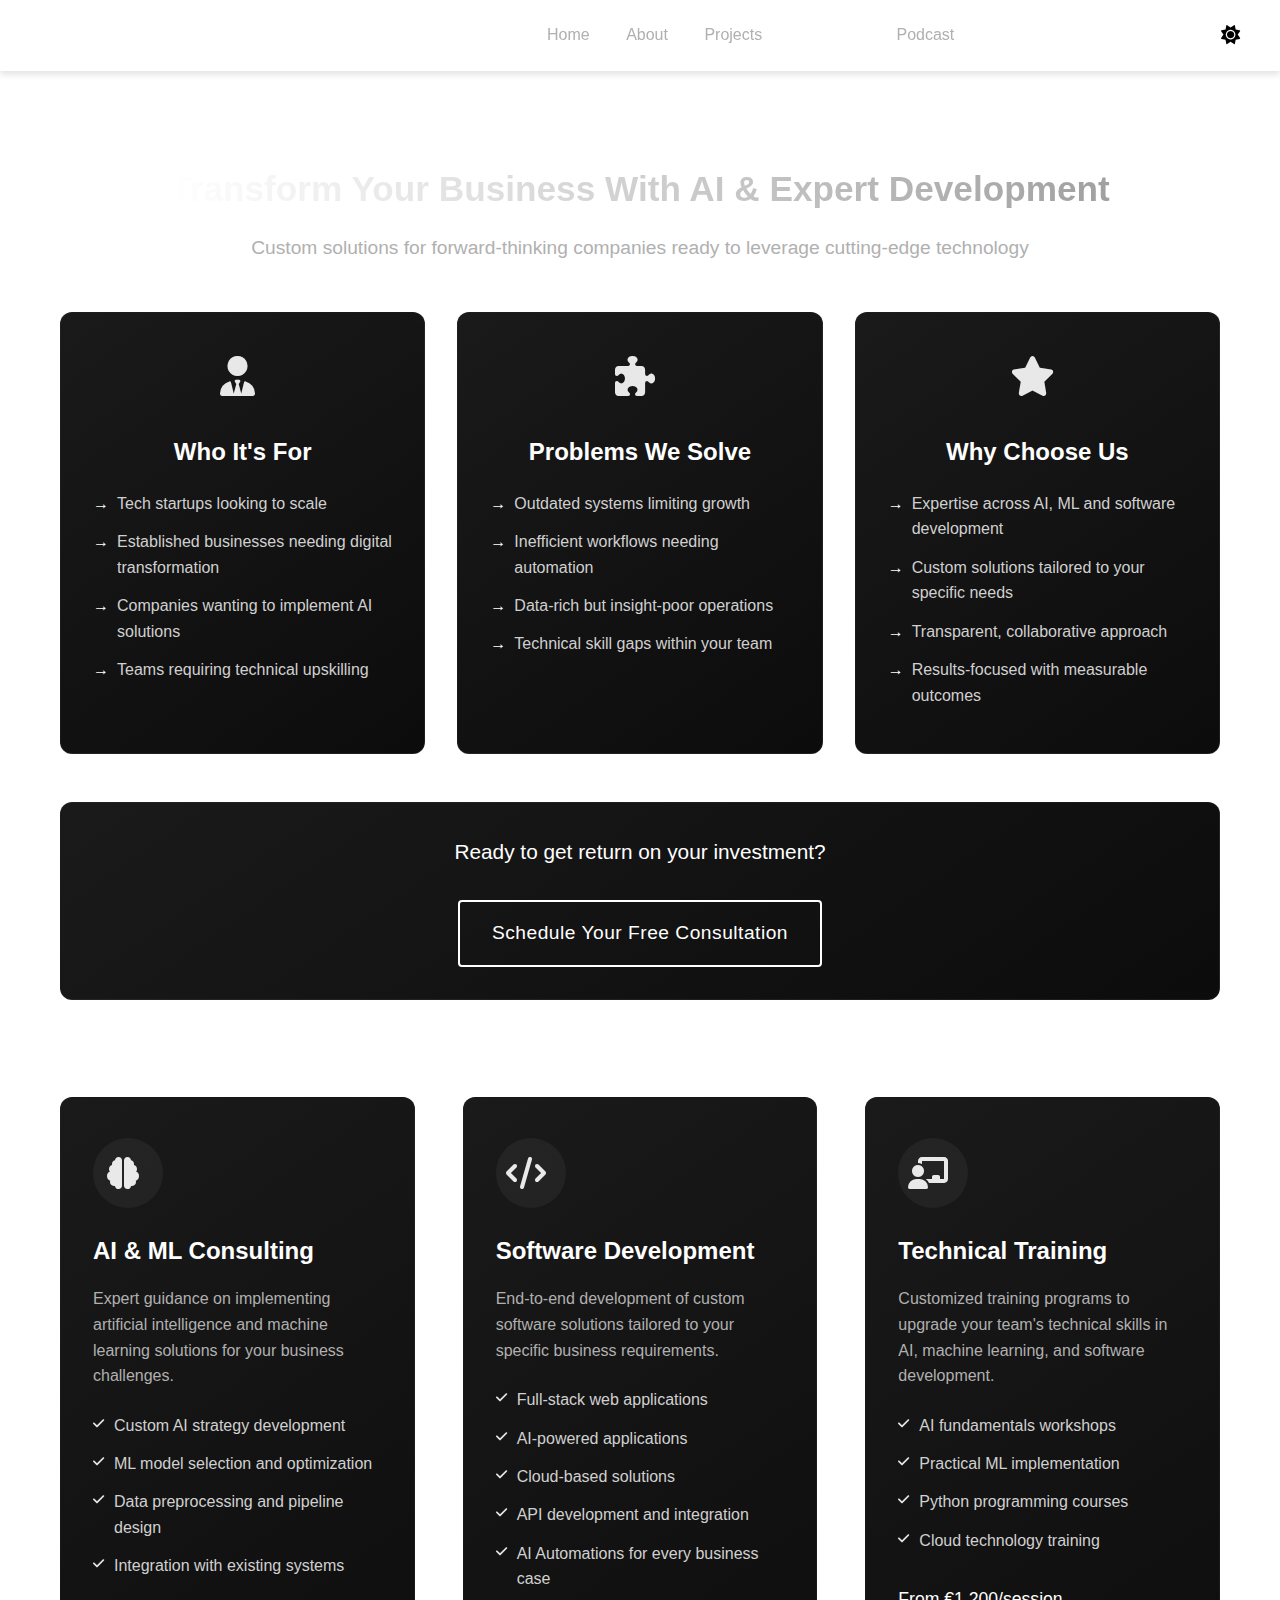
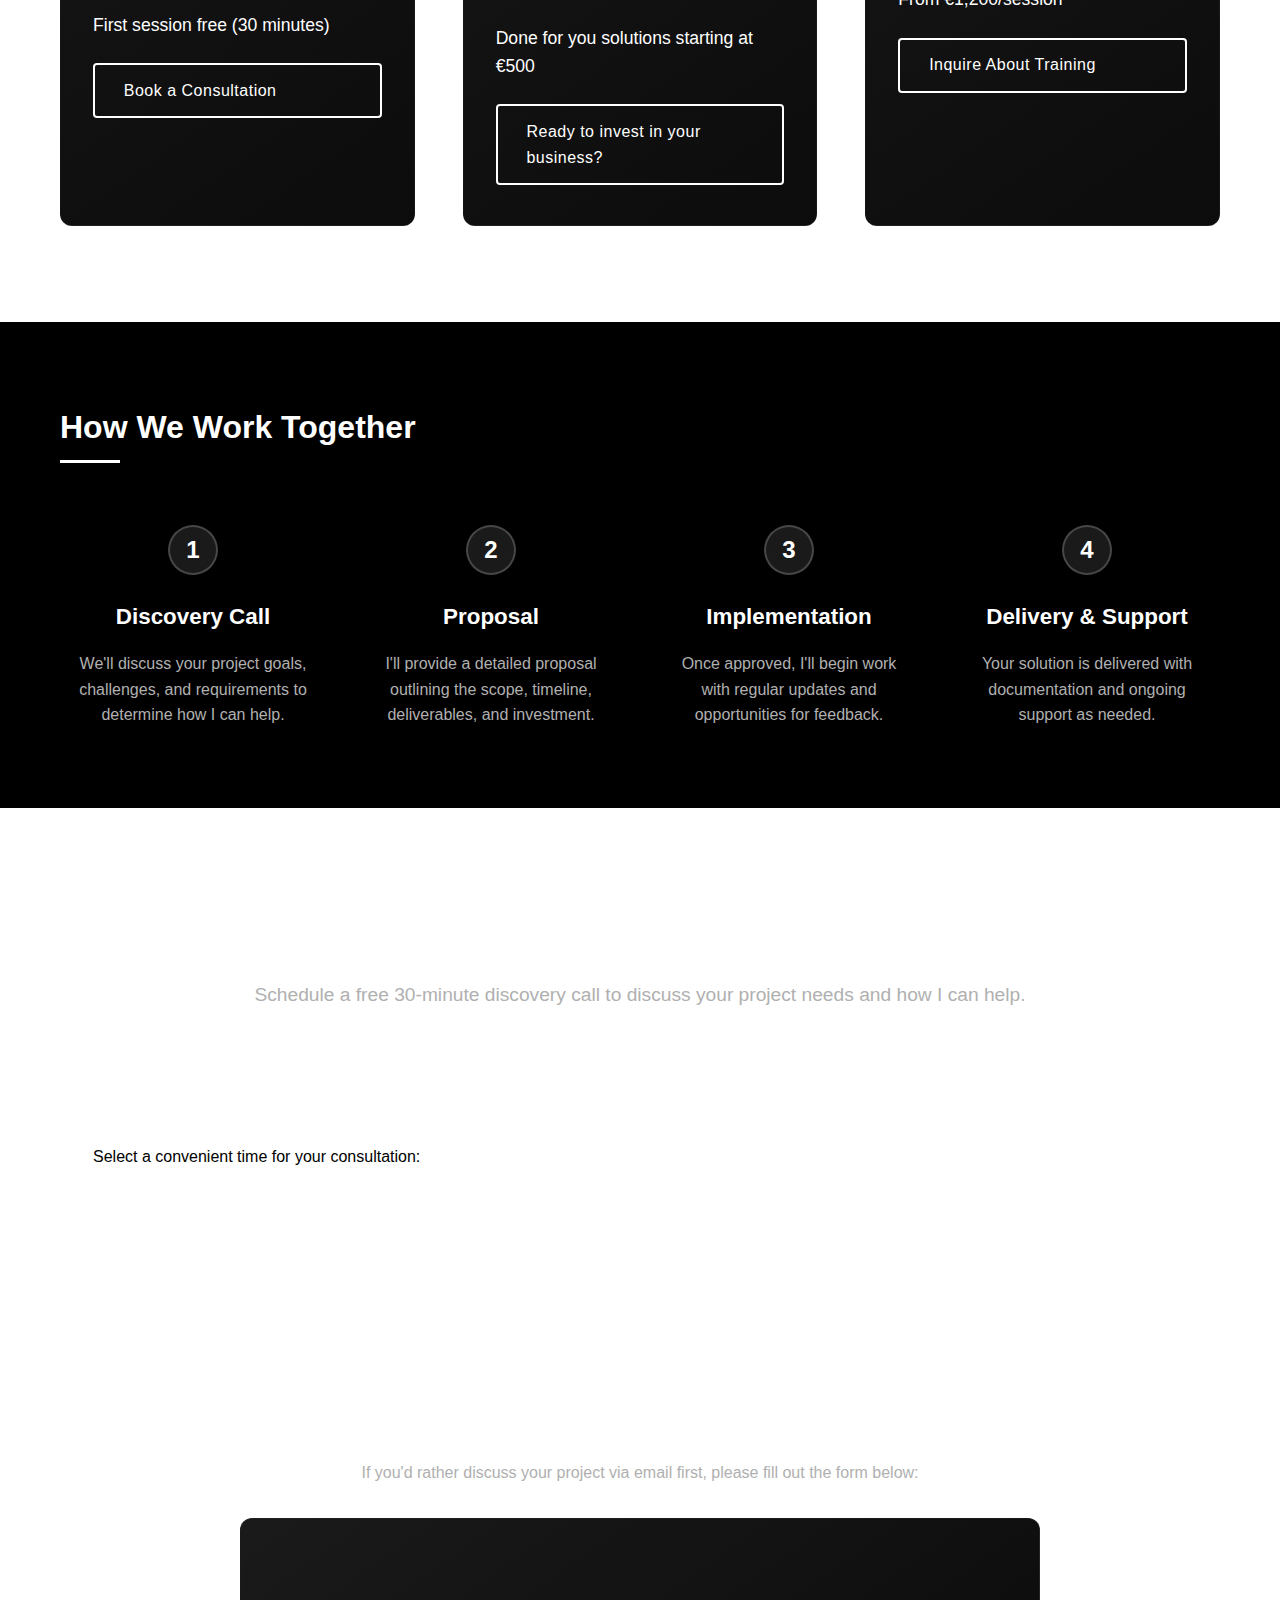
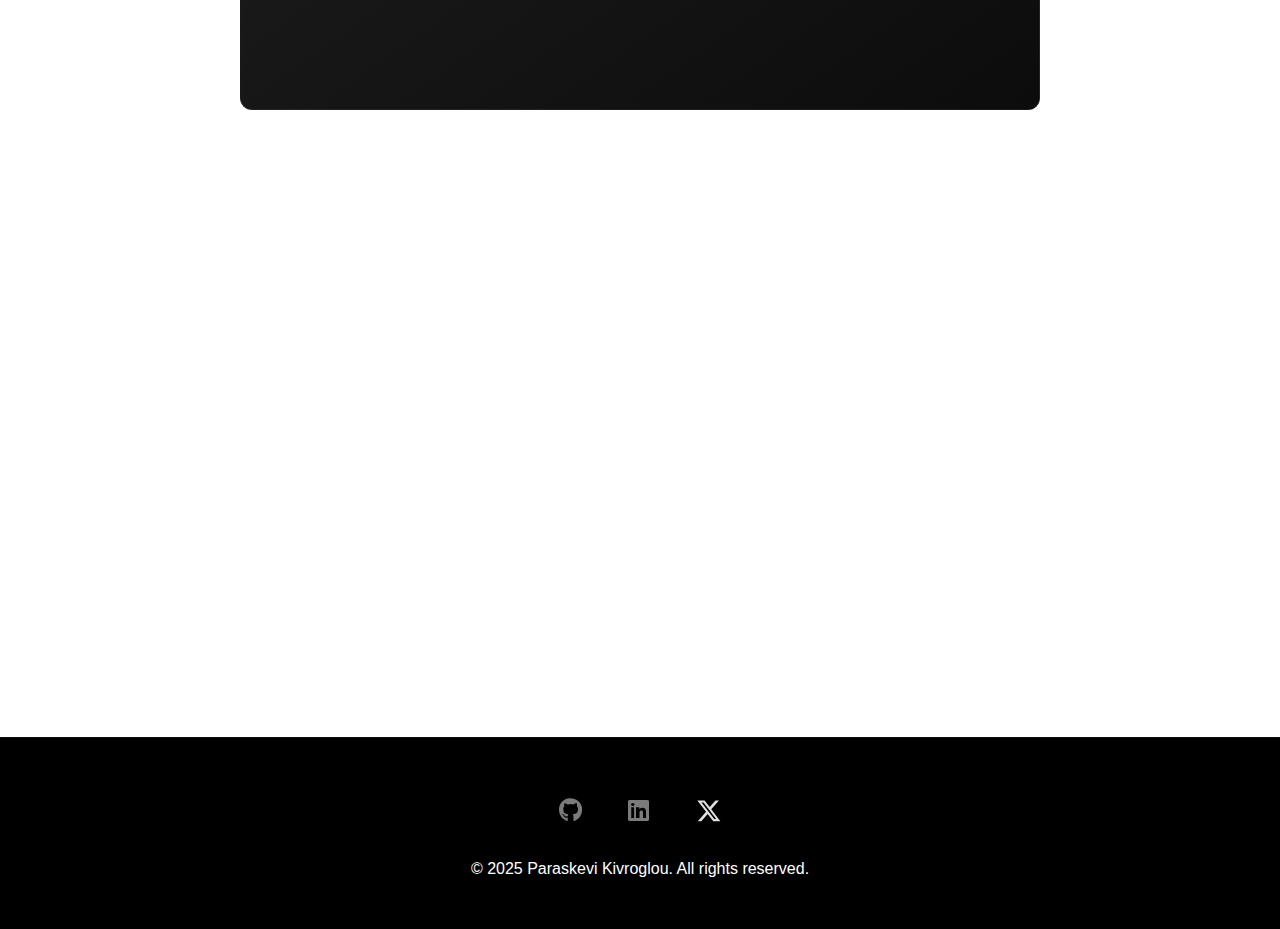
<file: services.html>
<!DOCTYPE html>
<html lang="en">
<head>
    <meta charset="UTF-8">
    <meta name="viewport" content="width=device-width, initial-scale=1.0">
    <meta name="description" content="Professional AI and software development services by Paraskevi Kivroglou. Offering AI consulting, software development, and technical training with expertise in machine learning and full-stack development.">
    <meta name="keywords" content="AI Services, Software Development, Machine Learning Consulting, Technical Training, Full Stack Development">
    <meta name="author" content="Paraskevi Kivroglou">
    <title>Professional Services | Paraskevi Kivroglou</title>
    <link rel="stylesheet" href="styles.css">
    <link rel="stylesheet" href="https://cdnjs.cloudflare.com/ajax/libs/font-awesome/6.4.2/css/all.min.css">
    <link rel="preload" href="styles.css" as="style">
</head>
<body>
    <header>
        <nav class="navbar">
            <a href="index.html" class="nav-brand-link">
                <div class="nav-brand">Paraskevi Kivroglou</div>
            </a>
            <ul class="nav-links">
                <li><a href="index.html">Home</a></li>
                <li><a href="about.html">About</a></li>
                <li><a href="projects.html">Projects</a></li>
                <li><a href="services.html" class="active">Services</a></li>
                <li><a href="podcast.html">Podcast</a></li>
            </ul>
            <button id="theme-toggle" class="theme-toggle" aria-label="Toggle theme">
                <i class="fas fa-sun"></i>
                <i class="fas fa-moon"></i>
            </button>
        </nav>
    </header>

    <main>
        <section class="section">
            <div class="container">
                <!-- <h1>Professional Services</h1>
                <p class="section-intro">Specialized expertise in AI solutions, software development, and technical consulting to help your business innovate and grow.</p> -->
                
                <!-- New hook section -->
                <div class="services-hook">
                    <div class="hook-container">
                        <div class="hook-header">
                            <h2>Transform Your Business With AI & Expert Development</h2>
                            <p>Custom solutions for forward-thinking companies ready to leverage cutting-edge technology</p>
                        </div>
                        
                        <div class="hook-boxes">
                            <div class="hook-box">
                                <div class="hook-icon"><i class="fas fa-user-tie"></i></div>
                                <h3>Who It's For</h3>
                                <ul>
                                    <li>Tech startups looking to scale</li>
                                    <li>Established businesses needing digital transformation</li>
                                    <li>Companies wanting to implement AI solutions</li>
                                    <li>Teams requiring technical upskilling</li>
                                </ul>
                            </div>
                            
                            <div class="hook-box">
                                <div class="hook-icon"><i class="fas fa-puzzle-piece"></i></div>
                                <h3>Problems We Solve</h3>
                                <ul>
                                    <li>Outdated systems limiting growth</li>
                                    <li>Inefficient workflows needing automation</li>
                                    <li>Data-rich but insight-poor operations</li>
                                    <li>Technical skill gaps within your team</li>
                                </ul>
                            </div>
                            
                            <div class="hook-box">
                                <div class="hook-icon"><i class="fas fa-star"></i></div>
                                <h3>Why Choose Us</h3>
                                <ul>
                                    <li>Expertise across AI, ML and software development</li>
                                    <li>Custom solutions tailored to your specific needs</li>
                                    <li>Transparent, collaborative approach</li>
                                    <li>Results-focused with measurable outcomes</li>
                                </ul>
                            </div>
                        </div>
                        
                        <div class="hook-cta">
                            <p>Ready to get return on your investment?</p>
                            <a href="#"  class="button button-large" onclick="redirectToBooking('consultation')">Schedule Your Free Consultation</a>
                        </div>
                    </div>
                </div>
                
                <div class="services-grid">
                    <!-- AI Consulting Service -->
                    <div class="service-card">
                        <div class="service-icon">
                            <i class="fas fa-brain"></i>
                        </div>
                        <h3>AI & ML Consulting</h3>
                        <p>Expert guidance on implementing artificial intelligence and machine learning solutions for your business challenges.</p>
                        <ul class="service-features">
                            <li><i class="fas fa-check"></i> Custom AI strategy development</li>
                            <li><i class="fas fa-check"></i> ML model selection and optimization</li>
                            <li><i class="fas fa-check"></i> Data preprocessing and pipeline design</li>
                            <li><i class="fas fa-check"></i> Integration with existing systems</li>
                        </ul>
                        <div class="service-cta">
                            <span class="price">First session free (30 minutes)</span>
                            <a href="#" class="button" onclick="redirectToBooking('consultation')">Book a Consultation</a>
                        </div>
                    </div>
                    
                    <!-- Software Development -->
                    <div class="service-card">
                        <div class="service-icon">
                            <i class="fas fa-code"></i>
                        </div>
                        <h3>Software Development</h3>
                        <p>End-to-end development of custom software solutions tailored to your specific business requirements.</p>
                        <ul class="service-features">
                            <li><i class="fas fa-check"></i> Full-stack web applications</li>
                            <li><i class="fas fa-check"></i> AI-powered applications</li>
                            <li><i class="fas fa-check"></i> Cloud-based solutions</li>
                            <li><i class="fas fa-check"></i> API development and integration</li>
                            <li><i class="fas fa-check"></i> AI Automations for every business case</li>
                        </ul>
                        <div class="service-cta">
                            <span class="price">Done for you solutions starting at €500</span>
                            <a href="#" class="button" onclick="redirectToBooking('development')">Ready to invest in your business?</a>
                        </div>
                    </div>
                    
                    <!-- Technical Training -->
                    <div class="service-card">
                        <div class="service-icon">
                            <i class="fas fa-chalkboard-teacher"></i>
                        </div>
                        <h3>Technical Training</h3>
                        <p>Customized training programs to upgrade your team's technical skills in AI, machine learning, and software development.</p>
                        <ul class="service-features">
                            <li><i class="fas fa-check"></i> AI fundamentals workshops</li>
                            <li><i class="fas fa-check"></i> Practical ML implementation</li>
                            <li><i class="fas fa-check"></i> Python programming courses</li>
                            <li><i class="fas fa-check"></i> Cloud technology training</li>
                        </ul>
                        <div class="service-cta">
                            <span class="price">From €1,200/session</span>
                            <a href="#" class="button" onclick="redirectToBooking('training')">Inquire About Training</a>
                        </div>
                    </div>
                </div>
            </div>
        </section>

        <section id="process" class="section section-dark">
            <div class="container">
                <h2>How We Work Together</h2>
                <div class="process-steps">
                    <div class="process-step">
                        <div class="step-number">1</div>
                        <h3>Discovery Call</h3>
                        <p>We'll discuss your project goals, challenges, and requirements to determine how I can help.</p>
                    </div>
                    <div class="process-step">
                        <div class="step-number">2</div>
                        <h3>Proposal</h3>
                        <p>I'll provide a detailed proposal outlining the scope, timeline, deliverables, and investment.</p>
                    </div>
                    <div class="process-step">
                        <div class="step-number">3</div>
                        <h3>Implementation</h3>
                        <p>Once approved, I'll begin work with regular updates and opportunities for feedback.</p>
                    </div>
                    <div class="process-step">
                        <div class="step-number">4</div>
                        <h3>Delivery & Support</h3>
                        <p>Your solution is delivered with documentation and ongoing support as needed.</p>
                    </div>
                </div>
            </div>
        </section>

        <section id="booking" class="section">
            <div class="container">
                <h2>Book a Consultation</h2>
                <p class="section-intro">Schedule a free 30-minute discovery call to discuss your project needs and how I can help.</p>
                
                <div class="booking-container">
                    <h3>Check My Availability</h3>
                    <p>Select a convenient time for your consultation:</p>
                    
                    <!-- Go High Level inline calendar widget -->
                    <iframe src="https://api.leadconnectorhq.com/widget/booking/KnLhETWeXcsKQXRLkNI6" 
                        style="width: 100%;border:none;overflow: hidden;" scrolling="no" 
                        id="KnLhETWeXcsKQXRLkNI6_1743115234972"></iframe><br>
                    <script src="https://link.msgsndr.com/js/form_embed.js" type="text/javascript"></script>
                </div>
                
                <div class="contact-alt">
                    <h3>Prefer email?</h3>
                    <p>If you'd rather discuss your project via email first, please fill out the form below:</p>
                    
                    <div class="ghl-form-container">
                        <iframe
                                src="https://api.leadconnectorhq.com/widget/form/0viKwec6MrAiXfWjmd7R"
                                style="width:100%;height:100%;border:none;border-radius:4px"
                                id="inline-0viKwec6MrAiXfWjmd7R" 
                                data-layout="{'id':'INLINE'}"
                                data-trigger-type="alwaysShow"
                                data-trigger-value=""
                                data-activation-type="alwaysActivated"
                                data-activation-value=""
                                data-deactivation-type="neverDeactivate"
                                data-deactivation-value=""
                                data-form-name="Form Personal Website Email Inquiry"
                                data-height="710"
                                data-layout-iframe-id="inline-0viKwec6MrAiXfWjmd7R"
                                data-form-id="0viKwec6MrAiXfWjmd7R"
                                title="Form Personal Website Email Inquiry"
                                    >
                                </iframe>
                                <script src="https://link.msgsndr.com/js/form_embed.js"></script>
                    </div>
                </div>
            </div>
        </section>
    </main>

    <footer>
        <div class="container">
            <div class="social-links">
                <a href="https://github.com/Paraskevi-KIvroglou" aria-label="GitHub Profile"><i class="fab fa-github"></i></a>
                <a href="https://www.linkedin.com/in/paraskevi-kivroglou-925881292/" aria-label="LinkedIn Profile"><i class="fab fa-linkedin"></i></a>
                <a href="https://x.com/paraskevikivro?s=11" aria-label="X Profile">
                    <svg class="x-logo" width="24" height="24" viewBox="0 0 24 24" fill="none" xmlns="http://www.w3.org/2000/svg">
                        <path d="M18.244 2.25h3.308l-7.227 8.26 8.502 11.24H16.17l-5.214-6.817L4.99 21.75H1.68l7.73-8.835L1.254 2.25H8.08l4.713 6.231 5.45-6.231Zm-1.161 17.52h1.833L7.084 4.126H5.117L17.083 19.77Z" fill="#e0e0e0"/>
                    </svg>
                </a>
            </div>
            <p>&copy; 2025 Paraskevi Kivroglou. All rights reserved.</p>
        </div>
    </footer>
    
    <script src="js/services.js" defer></script>
    <script src="js/theme.js"></script>
</body>
</html>
</file>
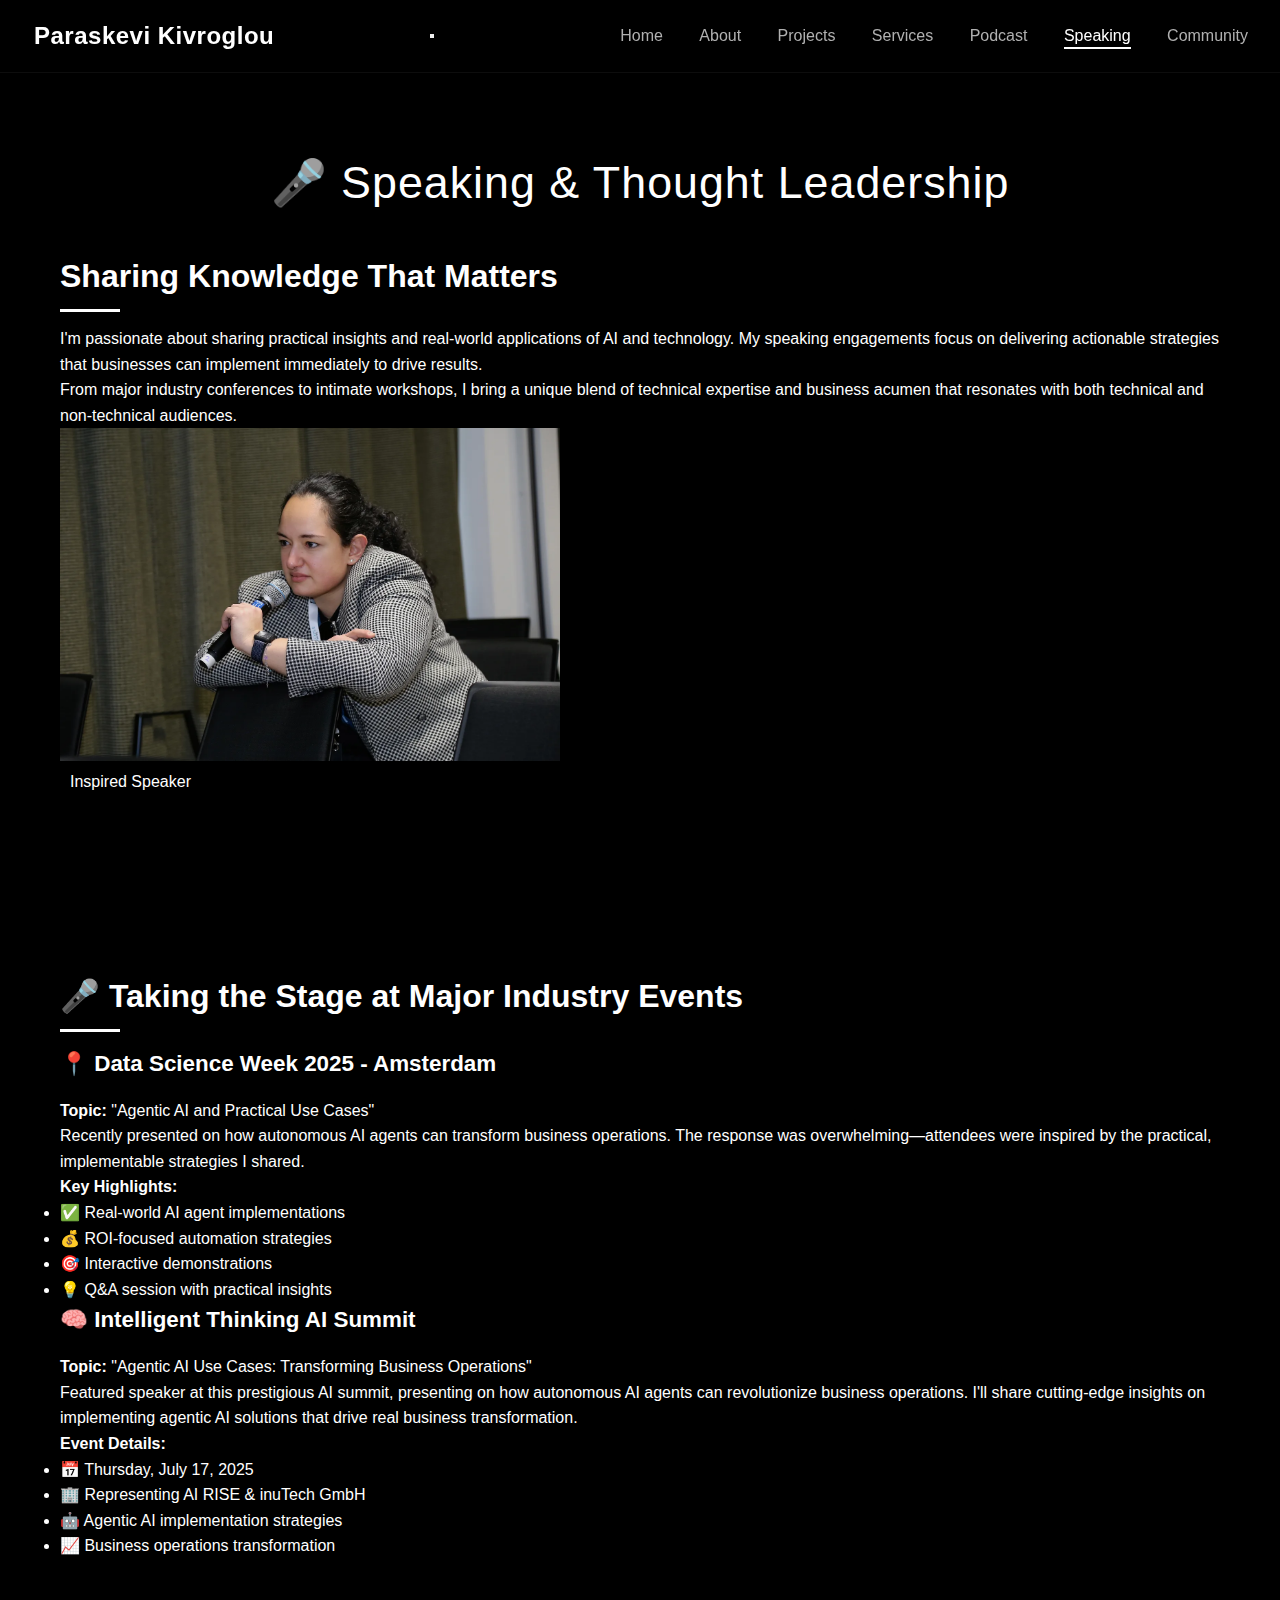
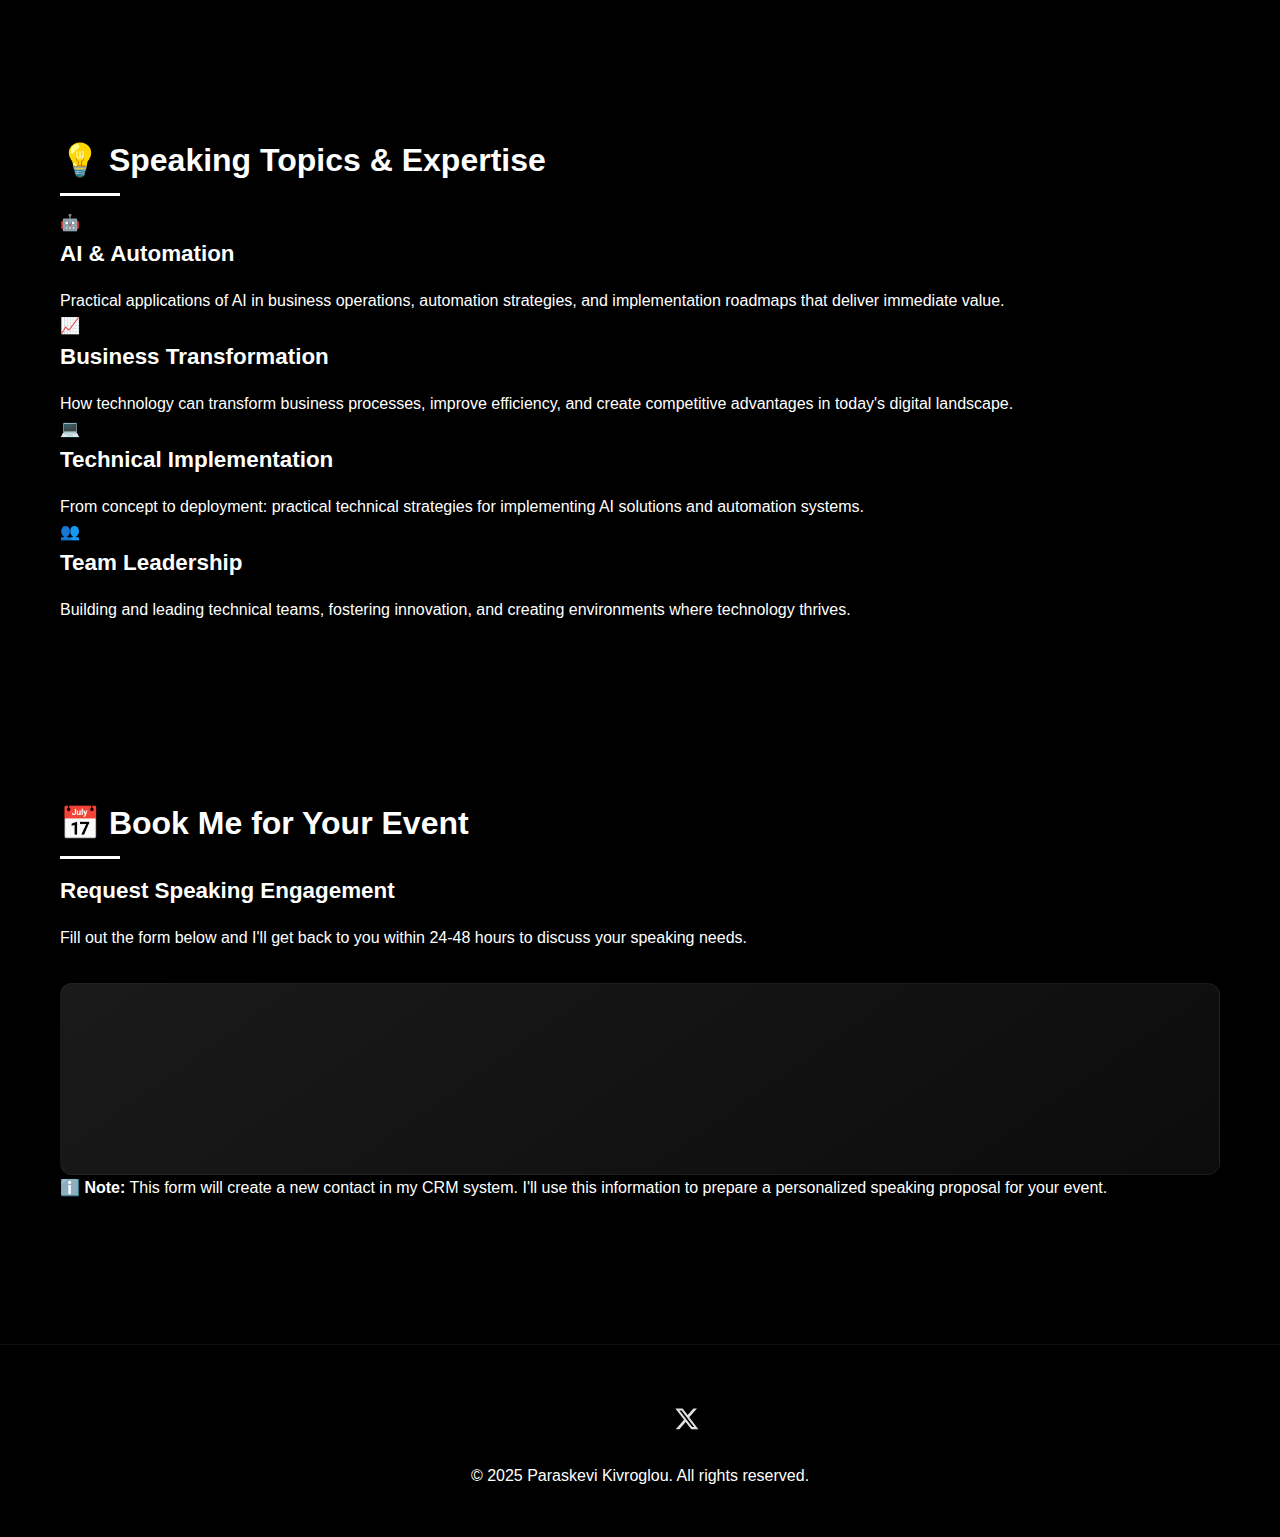
<file: speaking.html>
<!DOCTYPE html>
<html lang="en">
<head>
    <meta charset="UTF-8">
    <meta name="viewport" content="width=device-width, initial-scale=1.0">
    <meta name="description" content="Paraskevi Kivroglou - Speaking Events & Thought Leadership. Featured speaker at major industry events including Data Science Week 2025 and Intelligent Thinking AI Summit on Agentic AI Use Cases.">
    <meta name="keywords" content="Paraskevi Kivroglou, Speaking Events, Thought Leadership, Intelligent Thinking AI Summit, Agentic AI, Data Science Week, Public Speaking, AI Expert, AI RISE">
    <meta name="author" content="Paraskevi Kivroglou">

    <!-- Performance & Security -->
    <link rel="preconnect" href="https://cdnjs.cloudflare.com" crossorigin>
    <link rel="preconnect" href="https://cs.iubenda.com" crossorigin>
    <link rel="preconnect" href="https://www.googletagmanager.com" crossorigin>
    <meta http-equiv="X-Content-Type-Options" content="nosniff">
    <meta name="referrer-policy" content="strict-origin-when-cross-origin">

    <title>Speaking Events & Thought Leadership | Paraskevi Kivroglou</title>
    <!-- Google tag (gtag.js) -->
    <script async src="https://www.googletagmanager.com/gtag/js?id=G-TEKR0ZTPH3"></script>
    <script>
    window.dataLayer = window.dataLayer || [];
    function gtag(){dataLayer.push(arguments);}
    gtag('js', new Date());

    gtag('config', 'G-TEKR0ZTPH3');
    </script>
    <script type="text/javascript">
        var _iub = _iub || [];
        _iub.csConfiguration = {"siteId":4212959,"cookiePolicyId":23218484,"lang":"en","storage":{"useSiteId":true}};
        </script>
        <script type="text/javascript" src="https://cs.iubenda.com/autoblocking/4212959.js"></script>
        <script type="text/javascript" src="//cdn.iubenda.com/cs/gpp/stub.js"></script>
        <script type="text/javascript" src="//cdn.iubenda.com/cs/iubenda_cs.js" charset="UTF-8" async>
    </script>
    <link rel="stylesheet" href="styles.css">
    <link rel="stylesheet" href="https://cdnjs.cloudflare.com/ajax/libs/font-awesome/6.4.2/css/all.min.css" integrity="sha512-z3gLpd7yknf1YoNbCzqRKc4qyor8gaKU1qmn+CShxbuBusANI9QpRohGBreCFkKxLhei6S9CQXFEbbKuqLg0DA==" crossorigin="anonymous" referrerpolicy="no-referrer" />
    
    <!-- Favicon -->
    <link rel="apple-touch-icon" sizes="57x57" href="media-favicon/apple-icon-57x57.png">
    <link rel="apple-touch-icon" sizes="60x60" href="media-favicon/apple-icon-60x60.png">
    <link rel="apple-touch-icon" sizes="72x72" href="media-favicon/apple-icon-72x72.png">
    <link rel="apple-touch-icon" sizes="76x76" href="media-favicon/apple-icon-76x76.png">
    <link rel="apple-touch-icon" sizes="114x114" href="media-favicon/apple-icon-114x114.png">
    <link rel="apple-touch-icon" sizes="120x120" href="media-favicon/apple-icon-120x120.png">
    <link rel="apple-touch-icon" sizes="144x144" href="media-favicon/apple-icon-144x144.png">
    <link rel="apple-touch-icon" sizes="152x152" href="media-favicon/apple-icon-152x152.png">
    <link rel="apple-touch-icon" sizes="180x180" href="media-favicon/apple-icon-180x180.png">
    <link rel="icon" type="image/png" sizes="192x192" href="media-favicon/android-icon-192x192.png">
    <link rel="icon" type="image/png" sizes="32x32" href="media-favicon/favicon-32x32.png">
    <link rel="icon" type="image/png" sizes="96x96" href="media-favicon/favicon-96x96.png">
    <link rel="icon" type="image/png" sizes="16x16" href="media-favicon/favicon-16x16.png">
    <link rel="manifest" href="media-favicon/manifest.json">
    <link rel="canonical" href="https://paraskevikivroglou.com/speaking.html" />
    <meta name="msapplication-TileColor" content="#000000">
    <meta name="msapplication-TileImage" content="media-favicon/ms-icon-144x144.png">
    <meta name="theme-color" content="#000000">
    
    <!-- Schema.org structured data for Speaking page -->
    <script type="application/ld+json">
    {
        "@context": "https://schema.org",
        "@type": "Person",
        "name": "Paraskevi Kivroglou",
        "jobTitle": "AI & Automation Expert, Speaker",
        "description": "Featured speaker at major industry events sharing insights on AI, automation, and business transformation",
        "url": "https://paraskevikivroglou.com/speaking.html",
        "image": "https://paraskevikivroglou.com/photos/speaking.webp",
        "sameAs": [
            "https://github.com/Paraskevi-KIvroglou",
            "https://www.linkedin.com/in/paraskevi-kivroglou-925881292/",
            "https://x.com/paraskevikiv"
        ],
        "worksFor": {
            "@type": "Organization",
            "name": "inuTech GmbH"
        },
        "performerIn": [
            {
                "@type": "Event",
                "name": "Data Science Week 2025 - Amsterdam",
                "description": "Featured speaker on 'Agentic AI and Practical Use Cases'",
                "eventStatus": "EventScheduled",
                "eventAttendanceMode": "OfflineEventAttendanceMode",
                "location": {
                    "@type": "Place",
                    "name": "Amsterdam",
                    "address": {
                        "@type": "PostalAddress",
                        "addressLocality": "Amsterdam"
                    }
                }
            },
            {
                "@type": "Event",
                "name": "Intelligent Thinking AI Summit",
                "description": "Featured speaker on 'Agentic AI Use Cases: Transforming Business Operations'",
                "eventStatus": "EventScheduled",
                "eventAttendanceMode": "OfflineEventAttendanceMode",
                "startDate": "2025-07-17"
            }
        ],
        "knowsAbout": [
            "Artificial Intelligence",
            "Agentic AI",
            "Business Automation",
            "AI Implementation",
            "Machine Learning",
            "Process Transformation"
        ]
    }
    </script>
</head>
<body>
    <header>
        <nav class="navbar">
            <a href="index.html" class="nav-brand-link">
                <div class="nav-brand">
                    <span class="brand-name">Paraskevi Kivroglou</span>
                </div>
            </a>
            
            <!-- Mobile Menu Button -->
            <button class="mobile-menu-toggle" aria-label="Toggle mobile menu" aria-expanded="false" aria-controls="nav-links">
                <span class="hamburger-line"></span>
                <span class="hamburger-line"></span>
                <span class="hamburger-line"></span>
            </button>
            
            <ul class="nav-links" id="nav-links">
                <li><a href="index.html">Home</a></li>
                <li><a href="about.html">About</a></li>
                <li><a href="projects.html">Projects</a></li>
                <li><a href="services.html">Services</a></li>
                <li><a href="podcast.html">Podcast</a></li>
                <li><a href="speaking.html" class="active">Speaking</a></li>
                <li><a href="community.html">Community</a></li>
            </ul>
        </nav>
    </header>

    <!-- Breadcrumb Navigation for SEO -->
    <nav aria-label="Breadcrumb" class="breadcrumb-nav">
        <div class="container">
            <ol class="breadcrumb" itemscope itemtype="https://schema.org/BreadcrumbList">
                <li itemprop="itemListElement" itemscope itemtype="https://schema.org/ListItem">
                    <a href="index.html" itemprop="item">
                        <span itemprop="name">Home</span>
                    </a>
                    <meta itemprop="position" content="1" />
                </li>
                <li itemprop="itemListElement" itemscope itemtype="https://schema.org/ListItem">
                    <span itemprop="name">Speaking</span>
                    <meta itemprop="position" content="2" />
                </li>
            </ol>
        </div>
    </nav>

    <main>
        <section id="hero" class="section">
            <div class="container">
                <div class="hero-content">
                    <div class="hero-text">
                        <h1>🎤 Speaking & Thought Leadership</h1>
                        <div class="speaking-intro">
                            <h2>Sharing Knowledge That Matters</h2>
                            <p>I'm passionate about sharing practical insights and real-world applications of AI and technology. My speaking engagements focus on delivering actionable strategies that businesses can implement immediately to drive results.</p>
                            <p>From major industry conferences to intimate workshops, I bring a unique blend of technical expertise and business acumen that resonates with both technical and non-technical audiences.</p>
                        </div>
                    </div>
                    <div class="hero-image">
                         <div class="image-container">
                             <img src="/photos/speaking.webp" alt="Paraskevi Kivroglou speaking at a professional conference" class="speaking-photo" width="500" height="333" decoding="async">
                             <div class="image-overlay">
                                 <div class="overlay-content">
                                     <i class="fas fa-microphone-alt"></i>
                                     <span>Inspired Speaker</span>
                                 </div>
                             </div>
                         </div>
                     </div>
                </div>
            </div>
        </section>

        <section id="featured-events" class="section section-dark">
            <div class="container">
                <h2>🎤 Taking the Stage at Major Industry Events</h2>
                <div class="events-grid">
                    <div class="event-card">
                        <div class="event-header">
                            <h3>📍 Data Science Week 2025 - Amsterdam</h3>
                        </div>
                        <div class="event-content">
                            <p class="event-topic"><strong>Topic:</strong> "Agentic AI and Practical Use Cases"</p>
                            <p class="event-description">Recently presented on how autonomous AI agents can transform business operations. The response was overwhelming—attendees were inspired by the practical, implementable strategies I shared.</p>
                            <div class="event-highlights">
                                <h4>Key Highlights:</h4>
                                <ul>
                                    <li>✅ Real-world AI agent implementations</li>
                                    <li>💰 ROI-focused automation strategies</li>
                                    <li>🎯 Interactive demonstrations</li>
                                    <li>💡 Q&A session with practical insights</li>
                                </ul>
                            </div>
                        </div>
                    </div>

                    <div class="event-card">
                        <div class="event-header">
                            <h3>🧠 Intelligent Thinking AI Summit</h3>
                        </div>
                        <div class="event-content">
                            <p class="event-topic"><strong>Topic:</strong> "Agentic AI Use Cases: Transforming Business Operations"</p>
                            <p class="event-description">Featured speaker at this prestigious AI summit, presenting on how autonomous AI agents can revolutionize business operations. I'll share cutting-edge insights on implementing agentic AI solutions that drive real business transformation.</p>
                            <div class="event-highlights">
                                <h4>Event Details:</h4>
                                <ul>
                                    <li>📅 Thursday, July 17, 2025</li>
                                    <li>🏢 Representing AI RISE & inuTech GmbH</li>
                                    <li>🤖 Agentic AI implementation strategies</li>
                                    <li>📈 Business operations transformation</li>
                                </ul>
                            </div>
                        </div>
                    </div>
                </div>
            </div>
        </section>

        <section id="speaking-topics" class="section">
            <div class="container">
                <h2>💡 Speaking Topics & Expertise</h2>
                <div class="topics-grid">
                    <div class="topic-card">
                        <div class="topic-icon">
                            🤖
                        </div>
                        <h3>AI & Automation</h3>
                        <p>Practical applications of AI in business operations, automation strategies, and implementation roadmaps that deliver immediate value.</p>
                    </div>
                    <div class="topic-card">
                        <div class="topic-icon">
                            📈
                        </div>
                        <h3>Business Transformation</h3>
                        <p>How technology can transform business processes, improve efficiency, and create competitive advantages in today's digital landscape.</p>
                    </div>
                    <div class="topic-card">
                        <div class="topic-icon">
                            💻
                        </div>
                        <h3>Technical Implementation</h3>
                        <p>From concept to deployment: practical technical strategies for implementing AI solutions and automation systems.</p>
                    </div>
                    <div class="topic-card">
                        <div class="topic-icon">
                            👥
                        </div>
                        <h3>Team Leadership</h3>
                        <p>Building and leading technical teams, fostering innovation, and creating environments where technology thrives.</p>
                    </div>
                </div>
            </div>
        </section>

        <section id="booking" class="section section-dark">
            <div class="container">
                <h2>📅 Book Me for Your Event</h2>
                <div class="booking-content">
                    <div class="booking-form-container">
                        <h3>Request Speaking Engagement</h3>
                        <p class="form-intro">Fill out the form below and I'll get back to you within 24-48 hours to discuss your speaking needs.</p>
                        
                        <!-- Go High Level inline form widget -->
                        <div class="ghl-form-container">
                            <iframe
                                src="https://api.leadconnectorhq.com/widget/form/ZdPXDWNL1W8Oj5euPX5T"
                                style="width:100%;height:100%;border:none;border-radius:8px"
                                id="inline-speaking-form" 
                                data-layout="{'id':'INLINE'}"
                                data-trigger-type="alwaysShow"
                                data-trigger-value=""
                                data-activation-type="alwaysActivated"
                                data-activation-value=""
                                data-deactivation-type="neverDeactivate"
                                data-deactivation-value=""
                                data-form-name="Form Speech Engagements"
                                data-height="886"
                                data-layout-iframe-id="inline-speaking-form"
                                data-form-id="ZdPXDWNL1W8Oj5euPX5T"
                                title="Form Speech Engagements"
                            >
                            </iframe>
                            <script src="https://link.msgsndr.com/js/form_embed.js"></script>
                        </div>
                        
                        <div class="form-note">
                            <p>ℹ️ <strong>Note:</strong> This form will create a new contact in my CRM system. I'll use this information to prepare a personalized speaking proposal for your event.</p>
                        </div>
                    </div>
                </div>
            </div>
        </section>
    </main>

    <footer>
        <div class="container">
            <div class="social-links">
                <a href="https://github.com/Paraskevi-KIvroglou" aria-label="GitHub Profile" rel="noopener noreferrer"><i class="fab fa-github"></i></a>
                <a href="https://www.linkedin.com/in/paraskevi-kivroglou-925881292/" aria-label="LinkedIn Profile" rel="noopener noreferrer"><i class="fab fa-linkedin"></i></a>
                <a href="https://x.com/paraskevikiv?s=11" aria-label="X Profile" rel="noopener noreferrer">
                    <svg class="x-logo" width="24" height="24" viewBox="0 0 24 24" fill="none" xmlns="http://www.w3.org/2000/svg">
                        <path d="M18.244 2.25h3.308l-7.227 8.26 8.502 11.24H16.17l-5.214-6.817L4.99 21.75H1.68l7.73-8.835L1.254 2.25H8.08l4.713 6.231 5.45-6.231Zm-1.161 17.52h1.833L7.084 4.126H5.117L17.083 19.77Z" fill="#e0e0e0"/>
                    </svg>
                </a>
            </div>
            <p>&copy; 2025 Paraskevi Kivroglou. All rights reserved.</p>
        </div>
    </footer>

    <script src="speaking.js" defer></script>
    <script src="main.js" defer></script>
</body>
</html>
</file>
<file: styles.css>
/* Reset and base styles */
* {
    margin: 0;
    padding: 0;
    box-sizing: border-box;
}

body {
    font-family: 'Segoe UI', Tahoma, Geneva, Verdana, sans-serif;
    line-height: 1.6;
    color: #fff;
    background-color: #0f0f0f;
}

.container {
    max-width: 1200px;
    margin: 0 auto;
    padding: 0 20px;
}

/* Navigation */
.navbar {
    background-color: #000;
    box-shadow: 0 4px 6px rgba(0,0,0,0.1);
    padding: 1.2rem;
    position: fixed;
    width: 100%;
    top: 0;
    z-index: 1000;
    border-bottom: 1px solid rgba(255,255,255,0.05);
}

.nav-brand-link {
    text-decoration: none;
    transition: all 0.3s ease;
    display: block;
    float: left;
    position: relative;
    padding: 0 2px;
}

.nav-brand-link:hover .nav-brand {
    color: #e0e0e0;
}

.nav-brand {
    color: #fff;
    font-size: 1.5rem;
    font-weight: bold;
    letter-spacing: 0.5px;
    transition: all 0.3s ease;
}

.nav-brand-link::after {
    content: '';
    position: absolute;
    width: 0;
    height: 2px;
    bottom: -4px;
    left: 0;
    background-color: #fff;
    transition: width 0.3s ease;
    opacity: 0.7;
}

.nav-brand-link:hover::after {
    width: 100%;
}

.nav-links {
    float: right;
    list-style: none;
}

.nav-links li {
    display: inline;
    margin-left: 2rem;
}

.nav-links a {
    text-decoration: none;
    color: #b0b0b0;
    font-weight: 500;
    transition: all 0.3s;
    position: relative;
    padding-bottom: 5px;
}

.nav-links a:hover,
.nav-links a.active {
    color: #fff;
}

.nav-links a:after {
    content: '';
    position: absolute;
    width: 0;
    height: 2px;
    bottom: 0;
    left: 0;
    background-color: #fff;
    transition: width 0.3s ease;
}

.nav-links a:hover:after,
.nav-links a.active:after {
    width: 100%;
}

/* Sections */
.section {
    padding: 6rem 0 4rem 0;
}

/* About section */
.about-content {
    display: flex;
    align-items: center;
    gap: 3rem;
    margin-top: 2rem;
}

/* Custom class for about page layout */
.about-page-content {
    display: flex;
    align-items: flex-start;
    gap: 3rem;
    margin-top: 0.5rem;
    padding: 1.5rem 0;
}

.profile-img {
    width: 220px;
    height: 220px;
    border-radius: 50%;
    object-fit: cover;
    border: 4px solid #fff;
    transition: all 0.4s ease;
    filter: grayscale(100%);
    box-shadow: 0 10px 20px rgba(0,0,0,0.2);
}

.about-profile-img {
    margin-top: -10px;
    padding: 0.5rem;
}

.about-page-text {
    padding: 1rem 0;
}

.profile-img:hover {
    transform: scale(1.05);
    box-shadow: 0 15px 30px rgba(0,0,0,0.3);
    filter: grayscale(0%);
}

.about-text {
    flex: 1;
}

.about-text h2 {
    font-size: 2.6rem;
    margin-bottom: 1.8rem;
    color: #fff;
    position: relative;
    display: inline-block;
    letter-spacing: 0.5px;
    font-weight: 600;
}

.about-text h2 .emoji {
    font-size: 2.8rem;
    margin-right: 8px;
}

.about-text p {
    margin-bottom: 1.8rem;
    line-height: 1.9;
    color: #d0d0d0;
    font-size: 1.2rem;
    letter-spacing: 0.3px;
}

.about-text p strong {
    color: #fff;
    font-weight: 600;
}

/* Highlight first paragraph */
.about-text p:first-of-type {
    font-size: 1.35rem;
    color: #f0f0f0;
    font-weight: 500;
    border-left: none;
    padding-left: 0;
}

h1 {
    font-size: 2.8rem;
    margin-bottom: 2rem;
    text-align: center;
    animation: fadeIn 1.2s ease-in;
    color: #fff;
    letter-spacing: 1px;
    font-weight: 300;
}

h2 {
    font-size: 2rem;
    margin-bottom: 1.5rem;
    color: #fff;
    position: relative;
    display: inline-block;
}

h2:after {
    content: '';
    position: absolute;
    width: 60px;
    height: 3px;
    background-color: #fff;
    bottom: -10px;
    left: 0;
}

h3 {
    font-size: 1.4rem;
    color: #fff;
    margin-bottom: 1rem;
}

/* Projects section */
.projects-grid {
    display: grid;
    grid-template-columns: repeat(auto-fit, minmax(300px, 1fr));
    gap: 2.5rem;
    margin-top: 3rem;
}

.project-card {
    position: relative;
    background: linear-gradient(145deg, #1a1a1a, #0c0c0c);
    border-radius: 8px;
    box-shadow: 0 5px 15px rgba(0,0,0,0.3);
    transition: all 0.4s ease;
    overflow: hidden;
    border: 1px solid rgba(255,255,255,0.03);
    padding: 2rem;
}

.project-card:hover {
    transform: translateY(-10px);
    box-shadow: 0 15px 30px rgba(0,0,0,0.4);
    background: #1a1a1a;
    border-color: rgba(255,255,255,0.1);
}

.project-card h3 {
    margin-top: 0.5rem;
    margin-bottom: 1.2rem;
    padding-right: 1rem;
    line-height: 1.4;
    font-size: 1.4rem;
}

.project-card p {
    margin-bottom: 1.5rem;
    line-height: 1.6;
    color: #b0b0b0;
}

.project-card:before {
    content: '';
    position: absolute;
    top: 0;
    left: 0;
    width: 4px;
    height: 100%;
    background: #fff;
    transform: scaleY(0);
    transition: transform 0.4s ease;
}

.project-card:hover:before {
    transform: scaleY(1);
}

.project-badge {
    position: absolute;
    top: 0;
    left: 0;
    background: rgba(255,255,255,0.9);
    color: #000;
    padding: 0.4rem 1rem;
    font-size: 0.75rem;
    border-bottom-right-radius: 8px;
    font-weight: 600;
    letter-spacing: 0.5px;
    box-shadow: 2px 2px 8px rgba(0,0,0,0.1);
    transition: all 0.3s ease;
}

.project-badge::before {
    content: '';
    position: absolute;
    left: 0;
    top: 0;
    height: 100%;
    width: 5px;
    background: linear-gradient(to bottom, #fff, rgba(255,255,255,0.7));
}

.project-card:hover .project-badge {
    background: rgba(255, 255, 255, 0.15);
    color: #fff;
}

/* Podcast specific styles */
.podcast-content {
    max-width: 800px;
    margin: 0 auto;
}

.podcast-info {
    margin-bottom: 3rem;
}

.podcast-info p {
    margin-bottom: 1.5rem;
    line-height: 1.8;
    font-size: 1.1rem;
}

.podcast-highlights {
    list-style: none;
    padding: 1rem 0;
    margin: 1.5rem 0;
}

.podcast-highlights li {
    margin: 1rem 0;
    padding-left: 1.5rem;
    position: relative;
    display: flex;
    align-items: center;
}

.podcast-highlights i {
    margin-right: 1rem;
    color: #000;
    font-size: 1.2rem;
}

.podcast-info h2 i {
    margin-right: 0.5rem;
}

.platform-links {
    display: flex;
    gap: 1rem;
    flex-wrap: wrap;
    margin: 2rem 0;
}

.platform-button {
    display: inline-flex;
    align-items: center;
    gap: 0.5rem;
    padding: 0.8rem 1.5rem;
    background: #000;
    color: white;
    text-decoration: none;
    border-radius: 25px;
    transition: background 0.3s;
}

.platform-button:hover {
    background: #1a1a1a;
}

.episode-list {
    display: grid;
    gap: 1.5rem;
    margin-top: 2rem;
}

.episode-card {
    background: #fff;
    padding: 1.5rem;
    border-radius: 8px;
    box-shadow: 0 2px 4px rgba(0,0,0,0.1);
}

/* Buttons */
.button {
    display: inline-block;
    padding: 0.8rem 1.8rem;
    background: transparent;
    color: white;
    text-decoration: none;
    border-radius: 4px;
    transition: all 0.3s;
    margin-top: 0.5rem;
    border: 2px solid #fff;
    font-weight: 500;
    letter-spacing: 0.5px;
}

.button:hover {
    background: #fff;
    color: #000;
    transform: translateY(-3px);
    box-shadow: 0 5px 15px rgba(255,255,255,0.15);
}

/* Footer */
footer {
    background: #000;
    color: #fff;
    padding: 3rem 0;
    text-align: center;
    margin-top: 4rem;
    border-top: 1px solid rgba(255,255,255,0.05);
}

.social-links {
    margin-bottom: 1.5rem;
}

.social-links a {
    color: #b0b0b0;
    font-size: 1.8rem;
    margin: 0 1rem;
    transition: all 0.3s ease;
    display: inline-block;
}

.social-links a:hover {
    color: #fff;
    transform: translateY(-5px);
}

/* Specific styling for X/Twitter icon */
.social-links a .fa-x-twitter {
    color: #e0e0e0; /* Light grey color */
}

.social-links a:hover .fa-x-twitter {
    color: #fff; /* Pure white on hover */
}

/* Skills section */
.skills-section {
    margin-bottom: 2.5rem;
    padding-top: 1rem;
}

.skills-grid {
    display: flex;
    flex-wrap: wrap;
    gap: 1.2rem;
    margin-top: 1.5rem;
}

.skill-category {
    display: flex;
    flex-wrap: wrap;
    gap: 1.2rem;
    justify-content: flex-start;
}

.skill-category span {
    background: #1a1a1a;
    padding: 0.8rem 1.5rem;
    border-radius: 50px;
    display: inline-flex;
    align-items: center;
    gap: 0.75rem;
    transition: all 0.3s ease;
    flex: 0 1 auto;
    white-space: nowrap;
    border: 1px solid rgba(255,255,255,0.1);
    font-size: 1rem;
    font-weight: 500;
    color: #fff;
    box-shadow: 0 4px 6px rgba(0,0,0,0.1);
}

.skill-category span:hover {
    background: #222;
    transform: translateY(-2px);
    box-shadow: 0 6px 12px rgba(0,0,0,0.2);
    border-color: rgba(255,255,255,0.2);
}

.skill-category span i {
    font-size: 1.1rem;
    opacity: 0.9;
}

/* Animations */
@keyframes fadeIn {
    from { opacity: 0; transform: translateY(-20px); }
    to { opacity: 1; transform: translateY(0); }
}

@keyframes slideIn {
    from {
        opacity: 0;
        transform: translateX(-20px);
    }
    to {
        opacity: 1;
        transform: translateX(0);
    }
}

/* Responsive adjustments */
@media (max-width: 768px) {
    .about-content {
        flex-direction: column;
        text-align: center;
    }
    
    .nav-brand {
        float: none;
        text-align: center;
        margin-bottom: 1rem;
    }
    
    .nav-links {
        float: none;
        text-align: center;
    }
    
    .nav-links li {
        margin: 0 1rem;
    }
    
    h2:after {
        left: 50%;
        transform: translateX(-50%);
    }
    
    .buttons-container {
        padding-top: 5rem;
        justify-content: center;
    }
    
    .buttons-container .view-all-container {
        max-width: 300px;
    }

    .skill-category {
        justify-content: center;
    }

    .skill-category span {
        padding: 0.7rem 1.3rem;
        font-size: 0.95rem;
    }

    .skill-category span i {
        font-size: 1rem;
    }
}

/* Icon styling */
.section i, 
.project-card i, 
.skill-category i,
.social-links i {
    margin-right: 10px;
    opacity: 0.9;
    transition: all 0.3s ease;
}

.section i:hover, 
.project-card i:hover, 
.social-links i:hover {
    opacity: 1;
    transform: translateY(-2px);
}

/* Professional icon sizing */
h1 i, h2 i {
    font-size: 0.9em;
    opacity: 0.8;
}

h3 i {
    font-size: 0.85em;
}

.social-links i {
    font-size: 1.5rem;
    opacity: 0.7;
}

.social-links a:hover i {
    opacity: 1;
}

/* Podcast page styling */
.podcast-content {
    margin-top: 2rem;
}

.podcast-info {
    margin-bottom: 3rem;
}

.podcast-highlights {
    margin: 1.5rem 0;
    padding-left: 1.5rem;
}

.podcast-highlights li {
    margin-bottom: 1rem;
    list-style-type: none;
    position: relative;
    padding-left: 0.5rem;
}

.podcast-highlights li i {
    color: #fff;
    opacity: 0.9;
}

.platform-links {
    display: flex;
    flex-wrap: wrap;
    gap: 1rem;
    margin-top: 1.5rem;
}

.platform-button {
    display: inline-flex;
    align-items: center;
    padding: 0.8rem 1.5rem;
    background: linear-gradient(145deg, #1a1a1a, #0c0c0c);
    border: 1px solid rgba(255,255,255,0.05);
    color: #fff;
    text-decoration: none;
    border-radius: 30px;
    transition: all 0.3s ease;
    font-weight: 500;
}

.platform-button:hover {
    transform: translateY(-5px);
    background: linear-gradient(145deg, #212121, #111111);
    box-shadow: 0 10px 20px rgba(0,0,0,0.2);
    border-color: rgba(255,255,255,0.1);
}

.platform-button i {
    font-size: 1.2rem;
    margin-right: 0.8rem;
}

.episode-list {
    display: grid;
    grid-template-columns: repeat(auto-fill, minmax(300px, 1fr));
    gap: 2rem;
    margin-top: 2rem;
}

.episode-card {
    background: linear-gradient(145deg, #1a1a1a, #0c0c0c);
    padding: 1.5rem;
    border-radius: 8px;
    box-shadow: 0 5px 15px rgba(0,0,0,0.2);
    transition: all 0.3s ease;
    border: 1px solid rgba(255,255,255,0.03);
}

.episode-card:hover {
    transform: translateY(-5px);
    box-shadow: 0 10px 25px rgba(0,0,0,0.3);
    background: linear-gradient(145deg, #212121, #111111);
    border-color: rgba(255,255,255,0.08);
}

.episode-card h3 {
    margin-bottom: 1rem;
    font-size: 1.2rem;
}

.episode-card p {
    color: #b0b0b0;
    margin-bottom: 1.5rem;
    line-height: 1.6;
}

/* Custom X logo styling */
.x-logo {
    width: 1.6rem;
    height: 1.6rem;
    vertical-align: middle;
    transition: all 0.3s ease;
}

.social-links a:hover .x-logo path {
    fill: #ffffff;
}

/* Podcast header styling */
.podcast-header {
    display: flex;
    align-items: center;
    margin-bottom: 2.5rem;
    gap: 2.5rem;
    position: relative;
    padding: 1.5rem;
    background: linear-gradient(145deg, #1a1a1a, #0c0c0c);
    border-radius: 12px;
    border: 1px solid rgba(255,255,255,0.05);
}

.podcast-header:before {
    content: '';
    position: absolute;
    top: 0;
    left: 0;
    width: 100%;
    height: 100%;
    background: radial-gradient(circle at top right, rgba(255,255,255,0.1), transparent 70%);
    border-radius: 12px;
    pointer-events: none;
}

.podcast-logo-container {
    position: relative;
    flex-shrink: 0;
}

.podcast-logo-background {
    position: absolute;
    width: 140px;
    height: 140px;
    background: radial-gradient(circle, rgba(255,255,255,0.1), transparent 70%);
    transform: translate(-10px, -10px);
    border-radius: 12px;
    z-index: 0;
}

.podcast-logo {
    width: 120px;
    height: 120px;
    border-radius: 12px;
    object-fit: cover;
    box-shadow: 0 8px 20px rgba(0,0,0,0.3);
    border: 2px solid rgba(255,255,255,0.1);
    transition: all 0.3s ease;
    position: relative;
    z-index: 1;
}

.podcast-logo:hover {
    transform: translateY(-5px) scale(1.05);
    box-shadow: 0 15px 30px rgba(0,0,0,0.4);
    border-color: rgba(255,255,255,0.2);
}

.podcast-title {
    flex-grow: 1;
}

.podcast-title h2 {
    margin-bottom: 0.8rem;
    position: relative;
    display: inline-block;
}

.podcast-title h2:after {
    content: '';
    position: absolute;
    width: 40px;
    height: 3px;
    background-color: #fff;
    bottom: -8px;
    left: 0;
}

.podcast-tagline {
    color: #b0b0b0;
    font-size: 1.05rem;
    font-style: italic;
    line-height: 1.6;
}

/* Responsive adjustments */
@media (max-width: 768px) {
    .podcast-header {
        flex-direction: column;
        align-items: center;
        text-align: center;
        padding: 2rem 1.5rem;
    }
    
    .podcast-logo-container {
        margin-bottom: 1.5rem;
    }
    
    .podcast-title {
        width: 100%;
        text-align: center;
    }
    
    .podcast-title h2:after {
        left: 50%;
        transform: translateX(-50%);
    }
}

/* Project Page Styles */
.projects-extended-grid {
    display: grid;
    grid-template-columns: repeat(auto-fill, minmax(350px, 1fr));
    gap: 2.5rem;
    margin-top: 3rem;
}

.project-categories {
    display: flex;
    flex-wrap: wrap;
    gap: 1rem;
    margin-top: 2rem;
    justify-content: center;
}

.category-filter {
    background: transparent;
    border: 2px solid #fff;
    color: #b0b0b0;
    padding: 0.6rem 1.2rem;
    border-radius: 30px;
    cursor: pointer;
    transition: all 0.3s ease;
    font-size: 0.95rem;
    letter-spacing: 0.5px;
}

.category-filter.active,
.category-filter:hover {
    background: #fff;
    color: #000;
    transform: translateY(-3px);
}

.tech-stack {
    display: flex;
    flex-wrap: wrap;
    gap: 0.6rem;
    margin-top: 1.5rem;
    margin-bottom: 1.5rem;
}

.tech-stack span {
    background: rgba(255,255,255,0.05);
    border: 1px solid rgba(255,255,255,0.1);
    padding: 0.4rem 0.9rem;
    border-radius: 20px;
    font-size: 0.8rem;
    color: #d0d0d0;
    transition: all 0.3s ease;
}

.tech-stack span:hover {
    background: rgba(255,255,255,0.1);
    transform: translateY(-2px);
}

/* View All Projects Button */
.view-all-container {
    text-align: center;
    margin-top: 3rem;
}

/* Buttons container for horizontal alignment */
.buttons-container {
    display: flex;
    gap: 1.5rem;
    margin-top: 4rem;
    flex-wrap: wrap;
    justify-content: center;
    align-items: center;
}

.buttons-container .view-all-container {
    margin-top: 0;
    display: inline-flex;
    align-items: center;
    justify-content: center;
}

.view-all-button {
    display: inline-flex;
    align-items: center;
    justify-content: center;
    padding: 0.9rem 2rem;
    background: transparent;
    color: white;
    text-decoration: none;
    border-radius: 4px;
    transition: all 0.3s;
    border: 2px solid #fff;
    font-weight: 500;
    letter-spacing: 1px;
    position: relative;
    overflow: hidden;
    white-space: nowrap;
}

.view-all-button span {
    transition: all 0.3s ease;
    position: relative;
    z-index: 2;
}

.arrow-icon {
    margin-left: 10px;
    display: inline-flex;
    align-items: center;
}

.view-all-button:hover {
    background: #fff;
    color: #000;
    transform: translateY(-3px);
    box-shadow: 0 10px 20px rgba(0,0,0,0.2);
}

.view-all-button:hover .arrow-icon {
    transform: translateX(5px);
}

/* Add a subtle animation for the arrow on hover */
@keyframes arrow-pulse {
    0% { transform: translateX(0); }
    50% { transform: translateX(5px); }
    100% { transform: translateX(0); }
}

.view-all-button:hover .arrow-icon i {
    animation: arrow-pulse 1.5s infinite ease-in-out;
}

/* Scroll button specific styling */
.scroll-btn .arrow-icon i {
    transition: transform 0.3s ease;
}

.scroll-btn:hover .arrow-icon i {
    animation: bounce-down 1.5s infinite ease-in-out;
}

@keyframes bounce-down {
    0%, 100% { transform: translateY(0); }
    50% { transform: translateY(5px); }
}

/* Brand with Initial Logo */
.brand-initial {
    display: inline-flex;
    align-items: center;
    justify-content: center;
    width: 30px;
    height: 30px;
    background: #fff;
    color: #000;
    border-radius: 50%;
    margin-right: 12px;
    font-weight: bold;
    font-size: 1.2rem;
    transition: all 0.3s ease;
    vertical-align: middle;
}

.nav-brand-link:hover .brand-initial {
    transform: rotate(10deg) scale(1.1);
    box-shadow: 0 0 15px rgba(255,255,255,0.3);
}

.brand-name {
    vertical-align: middle;
}

/* Responsive adjustments for project cards */
@media (max-width: 768px) {
    .project-card {
        padding: 1.8rem;
    }
    
    .project-card h3 {
        font-size: 1.3rem;
        margin-top: 0.5rem;
    }
    
    .tech-stack {
        gap: 0.5rem;
    }
    
    .tech-stack span {
        padding: 0.3rem 0.7rem;
        font-size: 0.75rem;
    }
}

@media (max-width: 480px) {
    .project-card {
        padding: 1.5rem;
    }
    
    .project-badge {
        padding: 0.3rem 0.8rem;
        font-size: 0.7rem;
    }
}

/* Services Page Styling */
.section-intro {
    text-align: center;
    max-width: 800px;
    margin: 0 auto 3rem;
    color: #b0b0b0;
    font-size: 1.2rem;
    line-height: 1.7;
}

.services-grid {
    display: grid;
    grid-template-columns: repeat(auto-fit, minmax(320px, 1fr));
    gap: 3rem;
    margin-top: 3rem;
}

.service-card {
    background: linear-gradient(145deg, #1a1a1a, #0c0c0c);
    border-radius: 12px;
    padding: 2.5rem 2rem;
    transition: all 0.4s ease;
    border: 1px solid rgba(255,255,255,0.03);
    position: relative;
    overflow: hidden;
}

.service-card:hover {
    transform: translateY(-10px);
    box-shadow: 0 15px 30px rgba(0,0,0,0.4);
    border-color: rgba(255,255,255,0.08);
}

.service-icon {
    width: 70px;
    height: 70px;
    background: rgba(255,255,255,0.05);
    border-radius: 50%;
    display: flex;
    align-items: center;
    justify-content: center;
    margin-bottom: 1.5rem;
    transition: all 0.3s ease;
}

.service-icon i {
    font-size: 2rem;
    color: #fff;
}

.service-card:hover .service-icon {
    background: rgba(255,255,255,0.1);
    transform: scale(1.1);
}

.service-card h3 {
    margin-bottom: 1rem;
    font-size: 1.5rem;
}

.service-card p {
    color: #b0b0b0;
    margin-bottom: 1.5rem;
    line-height: 1.6;
}

.service-features {
    list-style: none;
    padding: 0;
    margin-bottom: 2rem;
}

.service-features li {
    margin-bottom: 0.8rem;
    color: #d0d0d0;
    display: flex;
    align-items: flex-start;
}

.service-features li i {
    color: #fff;
    margin-right: 10px;
    font-size: 0.8rem;
    margin-top: 5px;
}

.service-cta {
    margin-top: 2rem;
    display: flex;
    flex-direction: column;
    gap: 1rem;
}

.price {
    font-size: 1.1rem;
    font-weight: 500;
    color: #fff;
}

/* Process section styling */
.section-dark {
    background: #000;
    padding: 5rem 0;
    margin-top: 2rem;
}

.process-steps {
    display: grid;
    grid-template-columns: repeat(auto-fit, minmax(250px, 1fr));
    gap: 2rem;
    margin-top: 3rem;
}

.process-step {
    text-align: center;
    position: relative;
    padding: 0 1rem;
}

.step-number {
    width: 50px;
    height: 50px;
    background: rgba(255,255,255,0.1);
    border: 2px solid rgba(255,255,255,0.2);
    border-radius: 50%;
    display: flex;
    align-items: center;
    justify-content: center;
    margin: 0 auto 1.5rem;
    font-size: 1.5rem;
    font-weight: 700;
    color: #fff;
}

.process-step h3 {
    margin-bottom: 1rem;
}

.process-step p {
    color: #b0b0b0;
    line-height: 1.6;
}

/* Booking section */
.booking-container {
    background: rgba(255,255,255,0.03);
    border-radius: 12px;
    padding: 2rem;
    margin-bottom: 3rem;
    border: 1px solid rgba(255,255,255,0.05);
}

/* Contact form styling */
.contact-alt {
    max-width: 800px;
    margin: 0 auto;
    min-height: 800px;
}

.contact-alt h3 {
    text-align: center;
    margin-bottom: 1rem;
}

.contact-alt p {
    text-align: center;
    color: #b0b0b0;
    margin-bottom: 2rem;
}

.contact-form {
    display: grid;
    grid-template-columns: 1fr 1fr;
    gap: 1.5rem;
}

.form-group {
    margin-bottom: 1.5rem;
}

.form-group:nth-child(3),
.form-group:nth-child(4) {
    grid-column: span 2;
}

.form-group label {
    display: block;
    margin-bottom: 0.5rem;
    color: #d0d0d0;
}

.form-group input,
.form-group select,
.form-group textarea {
    width: 100%;
    padding: 0.8rem 1rem;
    background: rgba(255,255,255,0.05);
    border: 1px solid rgba(255,255,255,0.1);
    border-radius: 4px;
    color: #fff;
    transition: all 0.3s ease;
}

.form-group input:focus,
.form-group select:focus,
.form-group textarea:focus {
    outline: none;
    border-color: rgba(255,255,255,0.3);
    background: rgba(255,255,255,0.08);
}

.button-full {
    width: 100%;
    padding: 1rem;
    font-size: 1.1rem;
    grid-column: span 2;
}

/* Responsive adjustments */
@media (max-width: 768px) {
    .services-grid,
    .process-steps {
        grid-template-columns: 1fr;
    }
    
    .contact-form {
        grid-template-columns: 1fr;
    }
    
    .form-group:nth-child(3),
    .form-group:nth-child(4) {
        grid-column: span 1;
    }
    
    .button-full {
        grid-column: span 1;
    }
}

/* Form alert styling */
.form-alert {
    padding: 1.2rem;
    border-radius: 8px;
    margin-bottom: 2rem;
    opacity: 1;
    transition: opacity 0.5s ease;
}

.form-alert.success {
    background: rgba(40, 167, 69, 0.1);
    border: 1px solid rgba(40, 167, 69, 0.3);
    color: #2ecc71;
}

.form-alert.error {
    background: rgba(220, 53, 69, 0.1);
    border: 1px solid rgba(220, 53, 69, 0.3);
    color: #e74c3c;
}

.form-alert p {
    margin: 0;
    line-height: 1.5;
}

/* Go High Level Form Container */
.ghl-form-container {
    background: linear-gradient(145deg, #1a1a1a, #0c0c0c);
    border-radius: 12px;
    padding: 1rem;
    margin-top: 2rem;
    border: 1px solid rgba(255,255,255,0.05);
    transition: all 0.3s ease;
    overflow: hidden;
    position: relative;
}

.ghl-form-container:hover {
    border-color: rgba(255,255,255,0.1);
    box-shadow: 0 10px 20px rgba(0,0,0,0.2);
}

/* Highlight effect for contact section */
.contact-alt.highlighted {
    animation: pulse 1.5s ease;
}

@keyframes pulse {
    0% { transform: scale(1); }
    50% { transform: scale(1.02); }
    100% { transform: scale(1); }
}

/* Services Hook Section */
.services-hook {
    margin: 2rem 0 4rem;
    padding: 2rem 0;
    border-top: 1px solid rgba(255,255,255,0.1);
    border-bottom: 1px solid rgba(255,255,255,0.1);
}

.hook-container {
    max-width: 1200px;
    margin: 0 auto;
}

.hook-header {
    text-align: center;
    margin-bottom: 3rem;
}

.hook-header h2 {
    font-size: 2.2rem;
    margin-bottom: 1rem;
    background: linear-gradient(90deg, #ffffff, #a0a0a0);
    -webkit-background-clip: text;
    -webkit-text-fill-color: transparent;
    background-clip: text;
}

.hook-header p {
    font-size: 1.2rem;
    color: #b0b0b0;
    max-width: 800px;
    margin: 0 auto;
}

.hook-boxes {
    display: grid;
    grid-template-columns: repeat(auto-fit, minmax(300px, 1fr));
    gap: 2rem;
    margin-bottom: 3rem;
}

.hook-box {
    background: linear-gradient(145deg, #1a1a1a, #0c0c0c);
    border-radius: 12px;
    padding: 2rem;
    transition: transform 0.3s ease, box-shadow 0.3s ease;
    border: 1px solid rgba(255,255,255,0.05);
}

.hook-box:hover {
    transform: translateY(-5px);
    box-shadow: 0 10px 30px rgba(0,0,0,0.2);
    border-color: rgba(255,255,255,0.1);
}

.hook-icon {
    font-size: 2.5rem;
    margin-bottom: 1.5rem;
    color: #ffffff;
    text-align: center;
}

.hook-box h3 {
    font-size: 1.5rem;
    margin-bottom: 1.2rem;
    text-align: center;
}

.hook-box ul {
    list-style: none;
    padding: 0;
}

.hook-box ul li {
    margin-bottom: 0.8rem;
    padding-left: 1.5rem;
    position: relative;
    color: #d0d0d0;
}

.hook-box ul li:before {
    content: "→";
    position: absolute;
    left: 0;
    color: #ffffff;
}

.hook-cta {
    text-align: center;
    margin-top: 2rem;
    padding: 2rem;
    background: linear-gradient(145deg, #1a1a1a, #0c0c0c);
    border-radius: 12px;
    border: 1px solid rgba(255,255,255,0.05);
}

.hook-cta p {
    font-size: 1.3rem;
    margin-bottom: 1.5rem;
    color: #ffffff;
}

.button-large {
    padding: 1rem 2rem;
    font-size: 1.2rem;
    display: inline-block;
    transition: all 0.3s ease;
}

/* Responsive adjustments */
@media (max-width: 768px) {
    .hook-boxes {
        grid-template-columns: 1fr;
    }
    
    .hook-header h2 {
        font-size: 1.8rem;
    }
    
    .hook-cta p {
        font-size: 1.1rem;
    }
}

.education-section {
    padding-top: 0.5rem;
}

@media (max-width: 768px) {
    .buttons-container {
        flex-direction: column;
        align-items: center;
    }
    
    .buttons-container .view-all-container {
        width: 100%;
        max-width: 280px;
        min-width: unset;
    }
}

/* Theme variables */
:root {
    --bg-color: #000000;
    --text-color: #ffffff;
    --border-color: #ffffff;
    --hover-color: rgba(255, 255, 255, 0.1);
    --button-bg: transparent;
    --button-text: #ffffff;
}

[data-theme="light"] {
    --bg-color: #ffffff;
    --text-color: #000000;
    --border-color: #000000;
    --hover-color: rgba(0, 0, 0, 0.1);
    --button-bg: transparent;
    --button-text: #000000;
}

body {
    background-color: var(--bg-color);
    color: var(--text-color);
    transition: background-color 0.3s ease, color 0.3s ease;
}

/* Theme toggle button */
.theme-toggle {
    background: transparent;
    border: none;
    color: var(--text-color);
    cursor: pointer;
    padding: 8px;
    font-size: 1.2rem;
    display: flex;
    align-items: center;
    justify-content: center;
    margin-left: 20px;
    transition: transform 0.3s ease;
}

.theme-toggle:hover {
    transform: scale(1.1);
}

.theme-toggle .fa-sun {
    display: none;
}

.theme-toggle .fa-moon {
    display: block;
}

[data-theme="light"] .theme-toggle .fa-sun {
    display: block;
}

[data-theme="light"] .theme-toggle .fa-moon {
    display: none;
}

/* Update existing styles to use CSS variables */
.view-all-button {
    border-color: var(--border-color);
    color: var(--text-color);
}

.view-all-button:hover {
    background: var(--text-color);
    color: var(--bg-color);
}

.navbar {
    display: flex;
    justify-content: space-between;
    align-items: center;
    padding: 1rem 2rem;
    position: fixed;
    top: 0;
    left: 0;
    right: 0;
    z-index: 1000;
    background-color: var(--bg-color);
}
</file>
